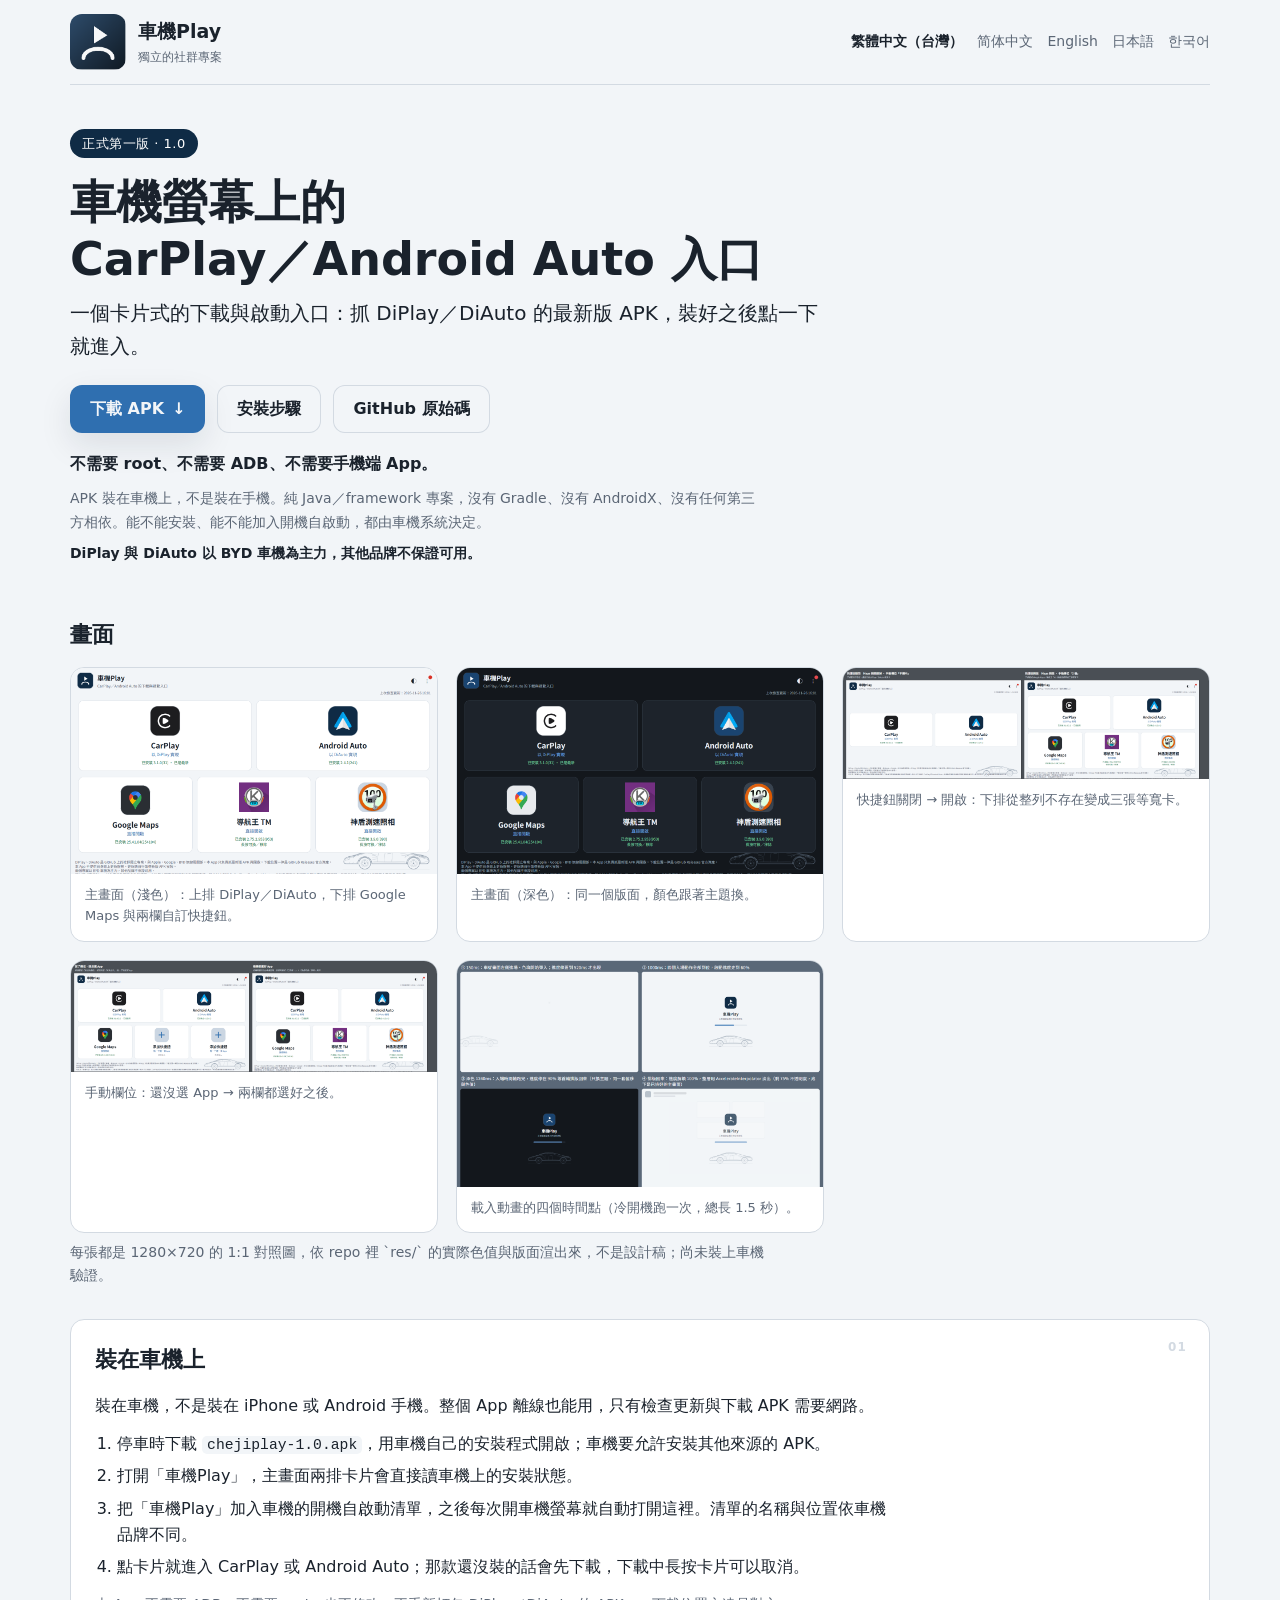
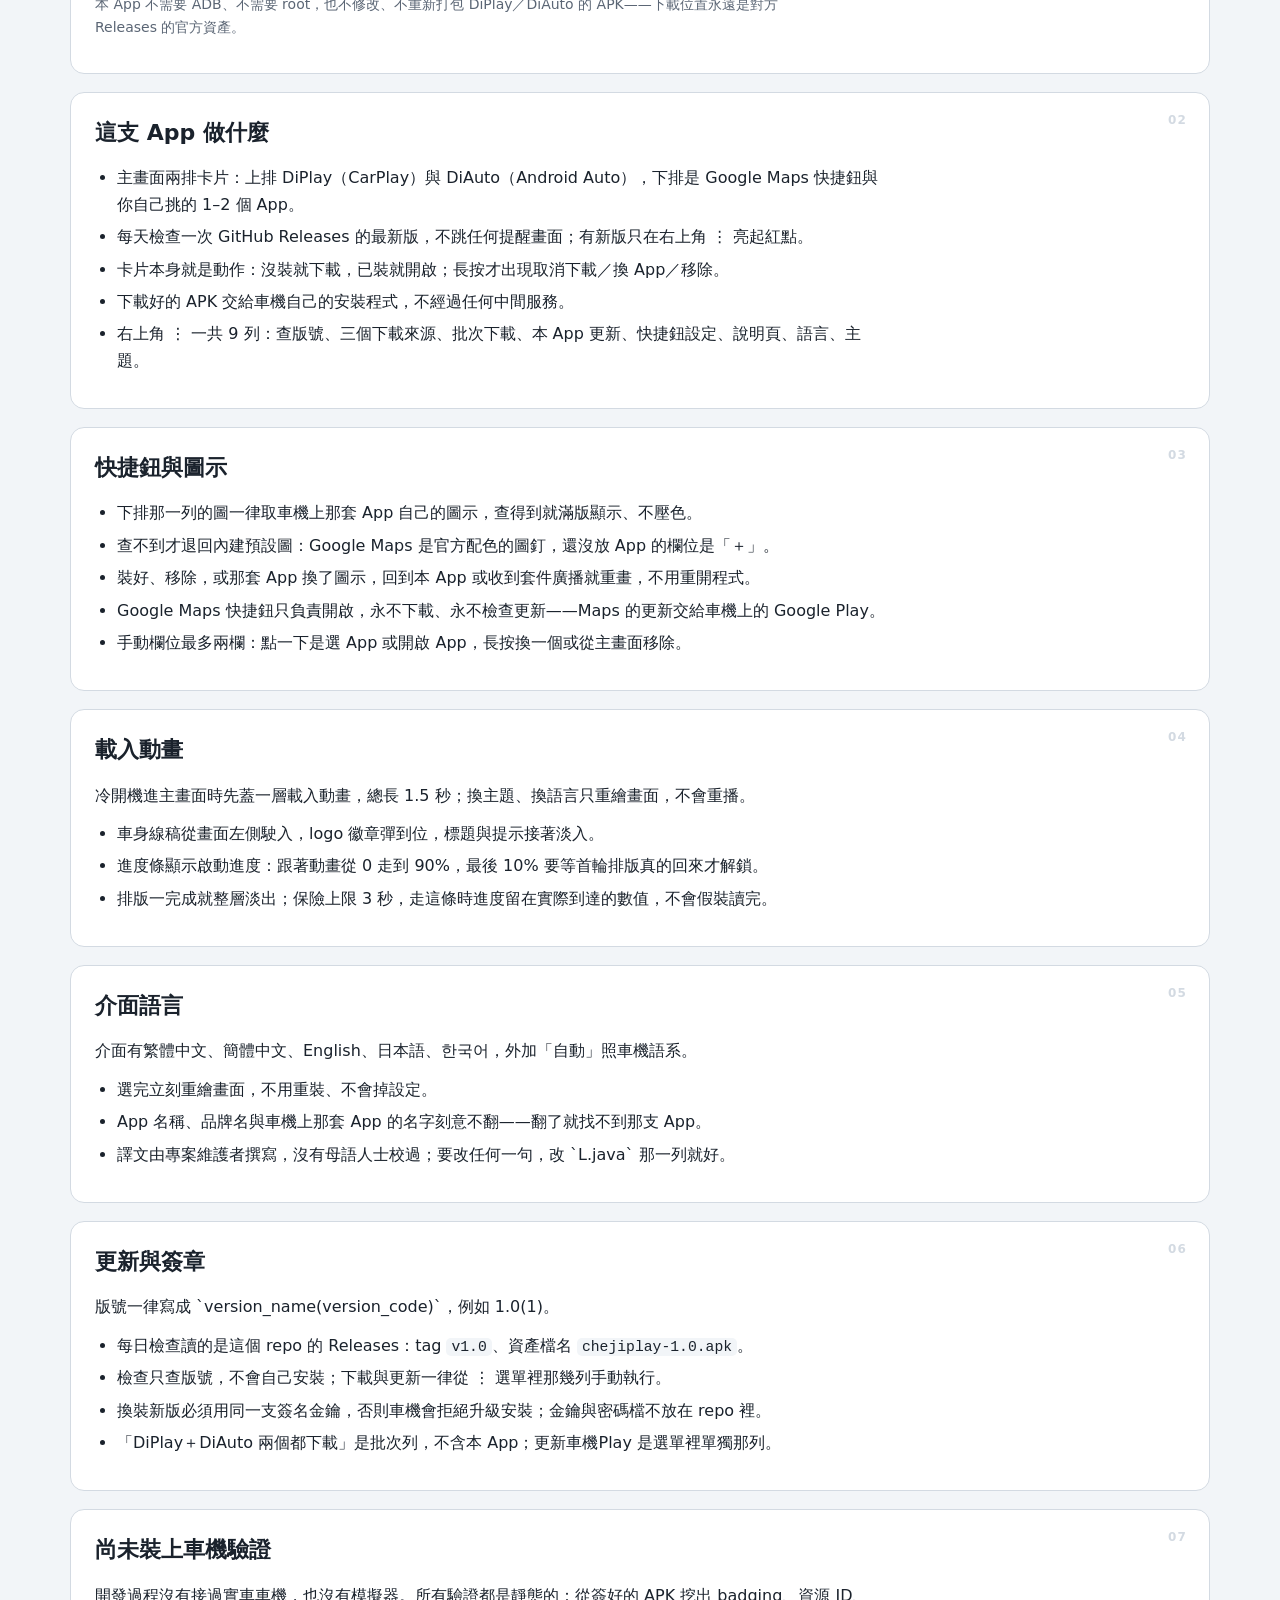
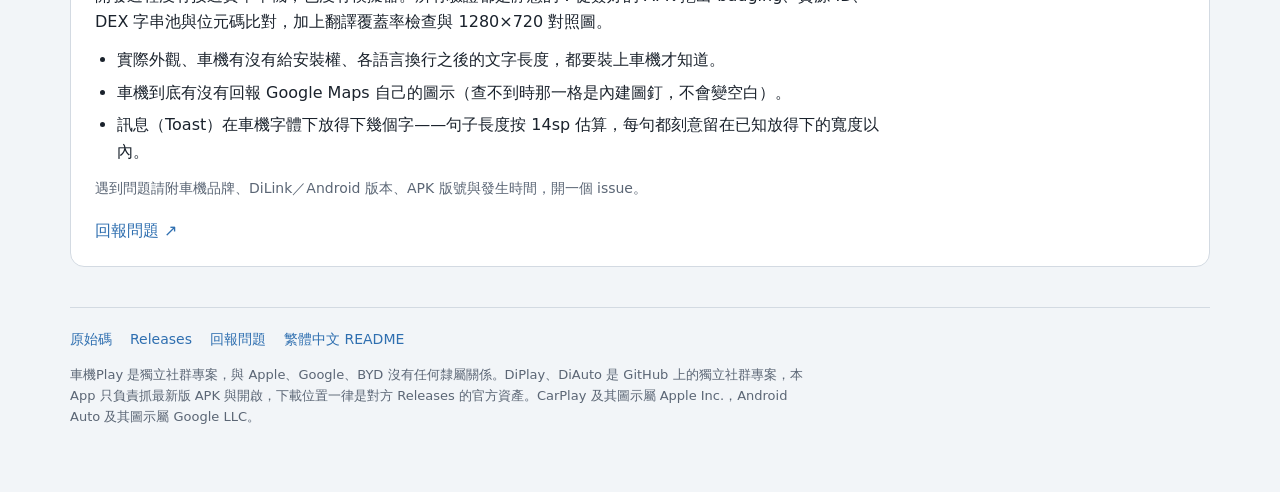
<file: docs/index.html>
<!doctype html>
<html lang="zh-Hant" dir="auto"><head><meta charset="utf-8">
<meta name="viewport" content="width=device-width,initial-scale=1">
<title>車機Play · CarPlay／Android Auto 的下載與啟動入口</title>
<meta name="description" content="把 DiPlay（CarPlay）與 DiAuto（Android Auto）的最新版 APK 抓進車機，點卡片就開啟；還能掛 Google Maps 與你自己挑的快捷鈕。獨立社群專案，與 Apple、Google、BYD 無隸屬關係。">
<meta name="theme-color" content="#0F2B45">
<link rel="icon" href="./icon.png">
<link rel="stylesheet" href="./assets/site.css">
<link rel="canonical" href="https://jin850921.github.io/chejiplay/">
<link rel="alternate" hreflang="zh-Hant" href="https://jin850921.github.io/chejiplay/"><link rel="alternate" hreflang="zh-Hans" href="https://jin850921.github.io/chejiplay/zh-Hans/"><link rel="alternate" hreflang="en" href="https://jin850921.github.io/chejiplay/en/"><link rel="alternate" hreflang="ja" href="https://jin850921.github.io/chejiplay/ja/"><link rel="alternate" hreflang="ko" href="https://jin850921.github.io/chejiplay/ko/">
<meta property="og:type" content="website">
<meta property="og:title" content="車機Play · CarPlay／Android Auto 的下載與啟動入口">
<meta property="og:description" content="把 DiPlay（CarPlay）與 DiAuto（Android Auto）的最新版 APK 抓進車機，點卡片就開啟；還能掛 Google Maps 與你自己挑的快捷鈕。獨立社群專案，與 Apple、Google、BYD 無隸屬關係。">
<meta property="og:url" content="https://jin850921.github.io/chejiplay/">
<meta property="og:image" content="https://jin850921.github.io/chejiplay/screenshots/01_主畫面_淺色.png">
<meta name="twitter:card" content="summary_large_image">
</head><body><main>
<header>
<a class="brand" href="./"><img src="./icon.png" width="56" height="56" alt="">
<span><strong>車機Play</strong><small>獨立的社群專案</small></span></a>
<nav class="languages" aria-label="Language"><a href="./" lang="zh-Hant" hreflang="zh-Hant" aria-current="page">繁體中文（台灣）</a><a href="./zh-Hans/" lang="zh-Hans" hreflang="zh-Hans">简体中文</a><a href="./en/" lang="en" hreflang="en">English</a><a href="./ja/" lang="ja" hreflang="ja">日本語</a><a href="./ko/" lang="ko" hreflang="ko">한국어</a></nav>
</header>
<section class="hero">
<span class="badge">正式第一版 · <bdi>1.0</bdi></span>
<h1>車機螢幕上的<br>CarPlay／Android Auto 入口</h1>
<p class="intro">一個卡片式的下載與啟動入口：抓 DiPlay／DiAuto 的最新版 APK，裝好之後點一下就進入。</p>
<div class="actions">
<a class="button" href="https://github.com/jin850921/chejiplay/releases/download/v1.0/chejiplay-1.0.apk">下載 APK <span aria-hidden="true">↓</span></a>
<a class="button secondary" href="#s0">安裝步驟</a>
<a class="button secondary" href="https://github.com/jin850921/chejiplay">GitHub 原始碼</a>
</div>
<p class="promise">不需要 root、不需要 ADB、不需要手機端 App。</p>
<p class="note">APK 裝在車機上，不是裝在手機。純 Java／framework 專案，沒有 Gradle、沒有 AndroidX、沒有任何第三方相依。能不能安裝、能不能加入開機自啟動，都由車機系統決定。</p>
<p class="note scope"><strong>DiPlay 與 DiAuto 以 BYD 車機為主力，其他品牌不保證可用。</strong></p>
</section>
<section class="gallery"><h2>畫面</h2>
<div class="screens"><figure>
<a href="./screenshots/01_%E4%B8%BB%E7%95%AB%E9%9D%A2_%E6%B7%BA%E8%89%B2.png"><img src="./screenshots/01_%E4%B8%BB%E7%95%AB%E9%9D%A2_%E6%B7%BA%E8%89%B2.png"
width="1280" height="720" loading="lazy" alt="主畫面（淺色）：上排 DiPlay／DiAuto，下排 Google Maps 與兩欄自訂快捷鈕。"></a>
<figcaption>主畫面（淺色）：上排 DiPlay／DiAuto，下排 Google Maps 與兩欄自訂快捷鈕。</figcaption></figure><figure>
<a href="./screenshots/02_%E4%B8%BB%E7%95%AB%E9%9D%A2_%E6%B7%B1%E8%89%B2.png"><img src="./screenshots/02_%E4%B8%BB%E7%95%AB%E9%9D%A2_%E6%B7%B1%E8%89%B2.png"
width="1280" height="720" loading="lazy" alt="主畫面（深色）：同一個版面，顏色跟著主題換。"></a>
<figcaption>主畫面（深色）：同一個版面，顏色跟著主題換。</figcaption></figure><figure>
<a href="./screenshots/07_%E4%B8%BB%E7%95%AB%E9%9D%A2%E5%BF%AB%E6%8D%B7%E9%88%95%E5%89%8D%E5%BE%8C%E5%B0%8D%E6%AF%94.png"><img src="./screenshots/07_%E4%B8%BB%E7%95%AB%E9%9D%A2%E5%BF%AB%E6%8D%B7%E9%88%95%E5%89%8D%E5%BE%8C%E5%B0%8D%E6%AF%94.png"
width="2680" height="812" loading="lazy" alt="快捷鈕關閉 → 開啟：下排從整列不存在變成三張等寬卡。"></a>
<figcaption>快捷鈕關閉 → 開啟：下排從整列不存在變成三張等寬卡。</figcaption></figure><figure>
<a href="./screenshots/09_%E6%89%8B%E5%8B%95%E6%AC%84%E4%BD%8D_%E6%9C%AA%E6%94%BE%E8%88%87%E5%B7%B2%E6%94%BE%E5%B0%8D%E6%AF%94.png"><img src="./screenshots/09_%E6%89%8B%E5%8B%95%E6%AC%84%E4%BD%8D_%E6%9C%AA%E6%94%BE%E8%88%87%E5%B7%B2%E6%94%BE%E5%B0%8D%E6%AF%94.png"
width="2680" height="812" loading="lazy" alt="手動欄位：還沒選 App → 兩欄都選好之後。"></a>
<figcaption>手動欄位：還沒選 App → 兩欄都選好之後。</figcaption></figure><figure>
<a href="./screenshots/06_%E8%BC%89%E5%85%A5%E5%8B%95%E7%95%AB.png"><img src="./screenshots/06_%E8%BC%89%E5%85%A5%E5%8B%95%E7%95%AB.png"
width="1316" height="812" loading="lazy" alt="載入動畫的四個時間點（冷開機跑一次，總長 1.5 秒）。"></a>
<figcaption>載入動畫的四個時間點（冷開機跑一次，總長 1.5 秒）。</figcaption></figure></div>
<p class="note">每張都是 1280×720 的 1:1 對照圖，依 repo 裡 `res/` 的實際色值與版面渲出來，不是設計稿；尚未裝上車機驗證。</p></section>
<section class="card" id="s0" style="scroll-margin-top:12px">
<span class="eyebrow">01</span>
<h2>裝在車機上</h2>
<p>裝在車機，不是裝在 iPhone 或 Android 手機。整個 App 離線也能用，只有檢查更新與下載 APK 需要網路。</p>
<ol><li>停車時下載 <code>chejiplay-1.0.apk</code>，用車機自己的安裝程式開啟；車機要允許安裝其他來源的 APK。</li><li>打開「車機Play」，主畫面兩排卡片會直接讀車機上的安裝狀態。</li><li>把「車機Play」加入車機的開機自啟動清單，之後每次開車機螢幕就自動打開這裡。清單的名稱與位置依車機品牌不同。</li><li>點卡片就進入 CarPlay 或 Android Auto；那款還沒裝的話會先下載，下載中長按卡片可以取消。</li></ol><p class="note">本 App 不需要 ADB、不需要 root，也不修改、不重新打包 DiPlay／DiAuto 的 APK——下載位置永遠是對方 Releases 的官方資產。</p>
</section><section class="card" id="s1">
<span class="eyebrow">02</span>
<h2>這支 App 做什麼</h2>

<ul><li>主畫面兩排卡片：上排 DiPlay（CarPlay）與 DiAuto（Android Auto），下排是 Google Maps 快捷鈕與你自己挑的 1–2 個 App。</li><li>每天檢查一次 GitHub Releases 的最新版，不跳任何提醒畫面；有新版只在右上角 ⋮ 亮起紅點。</li><li>卡片本身就是動作：沒裝就下載，已裝就開啟；長按才出現取消下載／換 App／移除。</li><li>下載好的 APK 交給車機自己的安裝程式，不經過任何中間服務。</li><li>右上角 ⋮ 一共 9 列：查版號、三個下載來源、批次下載、本 App 更新、快捷鈕設定、說明頁、語言、主題。</li></ul>
</section><section class="card" id="s2">
<span class="eyebrow">03</span>
<h2>快捷鈕與圖示</h2>

<ul><li>下排那一列的圖一律取車機上那套 App 自己的圖示，查得到就滿版顯示、不壓色。</li><li>查不到才退回內建預設圖：Google Maps 是官方配色的圖釘，還沒放 App 的欄位是「＋」。</li><li>裝好、移除，或那套 App 換了圖示，回到本 App 或收到套件廣播就重畫，不用重開程式。</li><li>Google Maps 快捷鈕只負責開啟，永不下載、永不檢查更新——Maps 的更新交給車機上的 Google Play。</li><li>手動欄位最多兩欄：點一下是選 App 或開啟 App，長按換一個或從主畫面移除。</li></ul>
</section><section class="card" id="s3">
<span class="eyebrow">04</span>
<h2>載入動畫</h2>
<p>冷開機進主畫面時先蓋一層載入動畫，總長 1.5 秒；換主題、換語言只重繪畫面，不會重播。</p>
<ul><li>車身線稿從畫面左側駛入，logo 徽章彈到位，標題與提示接著淡入。</li><li>進度條顯示啟動進度：跟著動畫從 0 走到 90%，最後 10% 要等首輪排版真的回來才解鎖。</li><li>排版一完成就整層淡出；保險上限 3 秒，走這條時進度留在實際到達的數值，不會假裝讀完。</li></ul>
</section><section class="card" id="s4">
<span class="eyebrow">05</span>
<h2>介面語言</h2>
<p>介面有繁體中文、簡體中文、English、日本語、한국어，外加「自動」照車機語系。</p>
<ul><li>選完立刻重繪畫面，不用重裝、不會掉設定。</li><li>App 名稱、品牌名與車機上那套 App 的名字刻意不翻——翻了就找不到那支 App。</li><li>譯文由專案維護者撰寫，沒有母語人士校過；要改任何一句，改 `L.java` 那一列就好。</li></ul>
</section><section class="card" id="s5">
<span class="eyebrow">06</span>
<h2>更新與簽章</h2>
<p>版號一律寫成 `version_name(version_code)`，例如 <bdi>1.0(1)</bdi>。</p>
<ul><li>每日檢查讀的是這個 repo 的 Releases：tag <code>v1.0</code>、資產檔名 <code>chejiplay-1.0.apk</code>。</li><li>檢查只查版號，不會自己安裝；下載與更新一律從 ⋮ 選單裡那幾列手動執行。</li><li>換裝新版必須用同一支簽名金鑰，否則車機會拒絕升級安裝；金鑰與密碼檔不放在 repo 裡。</li><li>「DiPlay＋DiAuto 兩個都下載」是批次列，不含本 App；更新車機Play 是選單裡單獨那列。</li></ul>
</section><section class="card" id="s6">
<span class="eyebrow">07</span>
<h2>尚未裝上車機驗證</h2>
<p>開發過程沒有接過實車車機，也沒有模擬器。所有驗證都是靜態的：從簽好的 APK 挖出 badging、資源 ID、DEX 字串池與位元碼比對，加上翻譯覆蓋率檢查與 1280×720 對照圖。</p>
<ul><li>實際外觀、車機有沒有給安裝權、各語言換行之後的文字長度，都要裝上車機才知道。</li><li>車機到底有沒有回報 Google Maps 自己的圖示（查不到時那一格是內建圖釘，不會變空白）。</li><li>訊息（Toast）在車機字體下放得下幾個字——句子長度按 14sp 估算，每句都刻意留在已知放得下的寬度以內。</li></ul><p class="note">遇到問題請附車機品牌、DiLink／Android 版本、APK 版號與發生時間，開一個 issue。</p>
<a href="https://github.com/jin850921/chejiplay/issues/new/choose" target="_blank" rel="noopener">回報問題 ↗</a></section>
<footer><nav><a href="https://github.com/jin850921/chejiplay">原始碼</a><a href="https://github.com/jin850921/chejiplay/releases">Releases</a><a href="https://github.com/jin850921/chejiplay/issues">回報問題</a><a href="https://github.com/jin850921/chejiplay/blob/main/README.md">繁體中文 README</a></nav><p>車機Play 是獨立社群專案，與 Apple、Google、BYD 沒有任何隸屬關係。DiPlay、DiAuto 是 GitHub 上的獨立社群專案，本 App 只負責抓最新版 APK 與開啟，下載位置一律是對方 Releases 的官方資產。CarPlay 及其圖示屬 Apple Inc.，Android Auto 及其圖示屬 Google LLC。</p></footer>
</main></body></html>
</file>
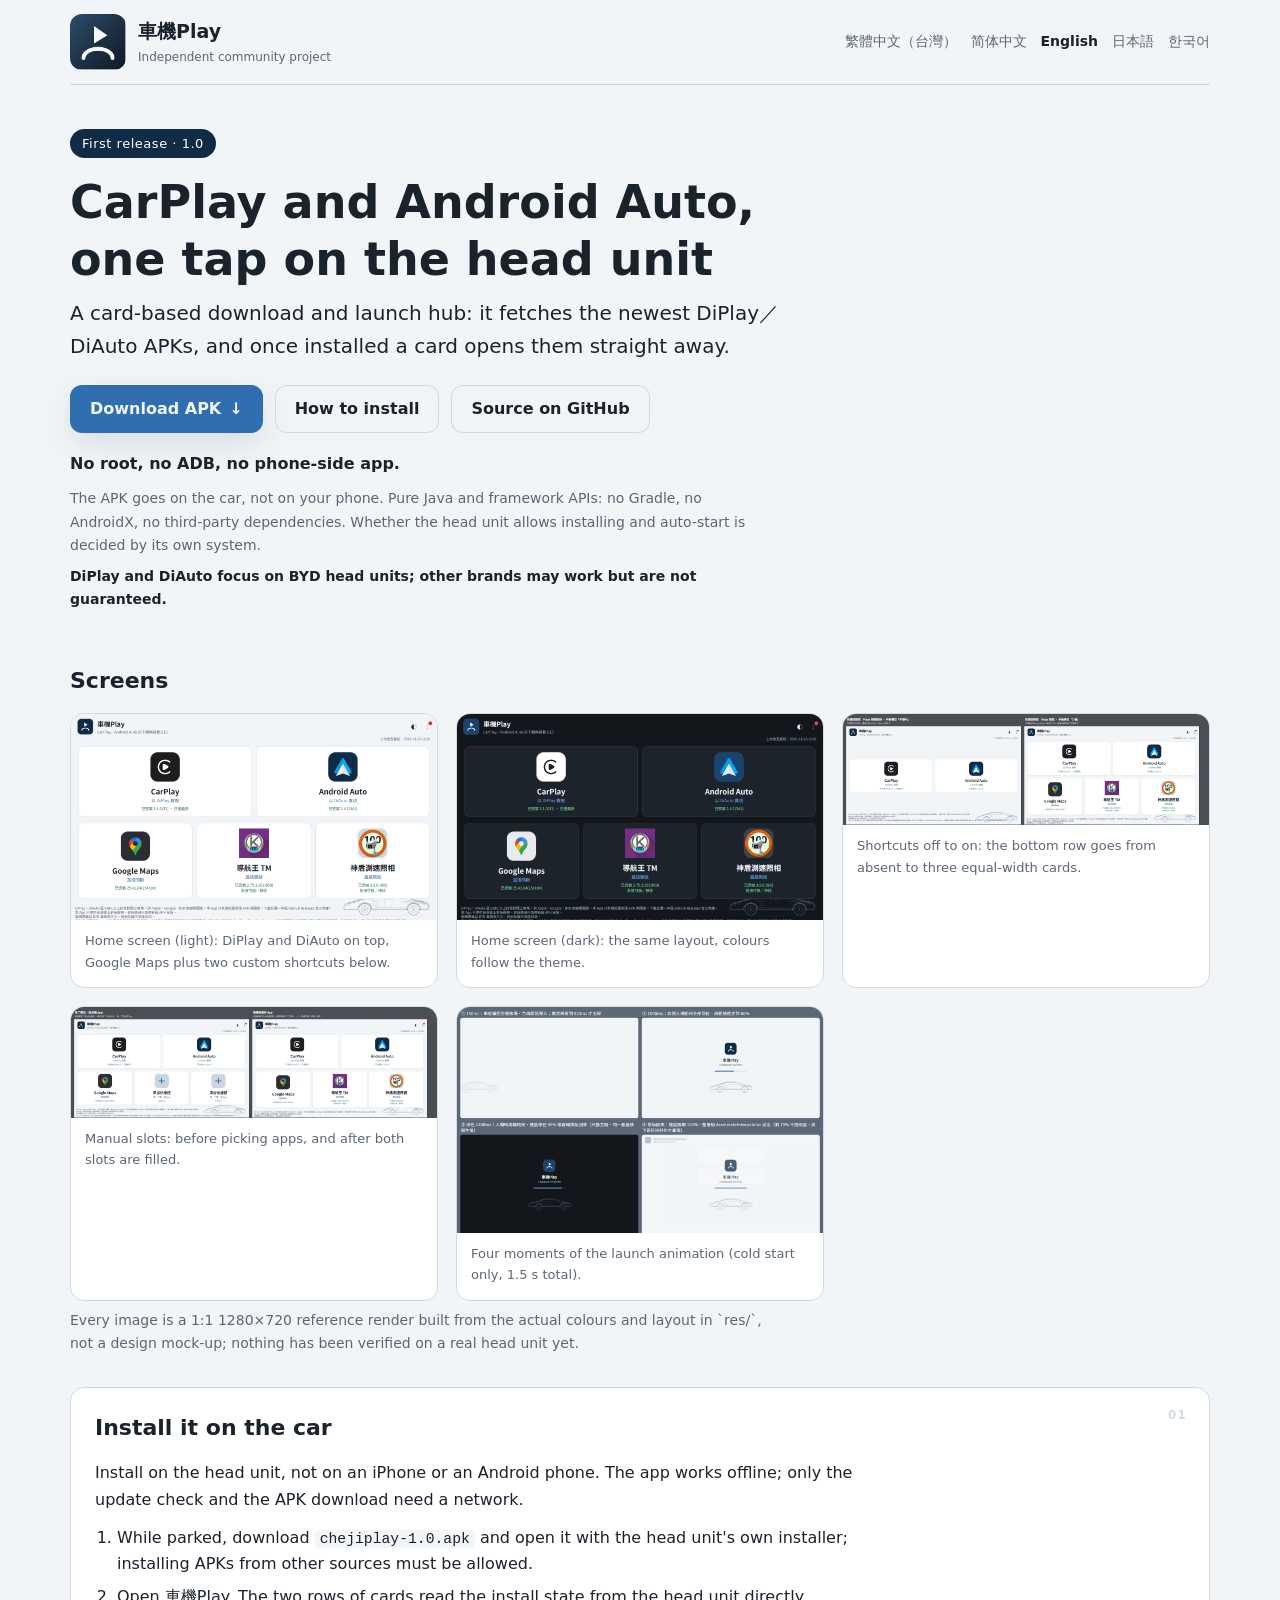
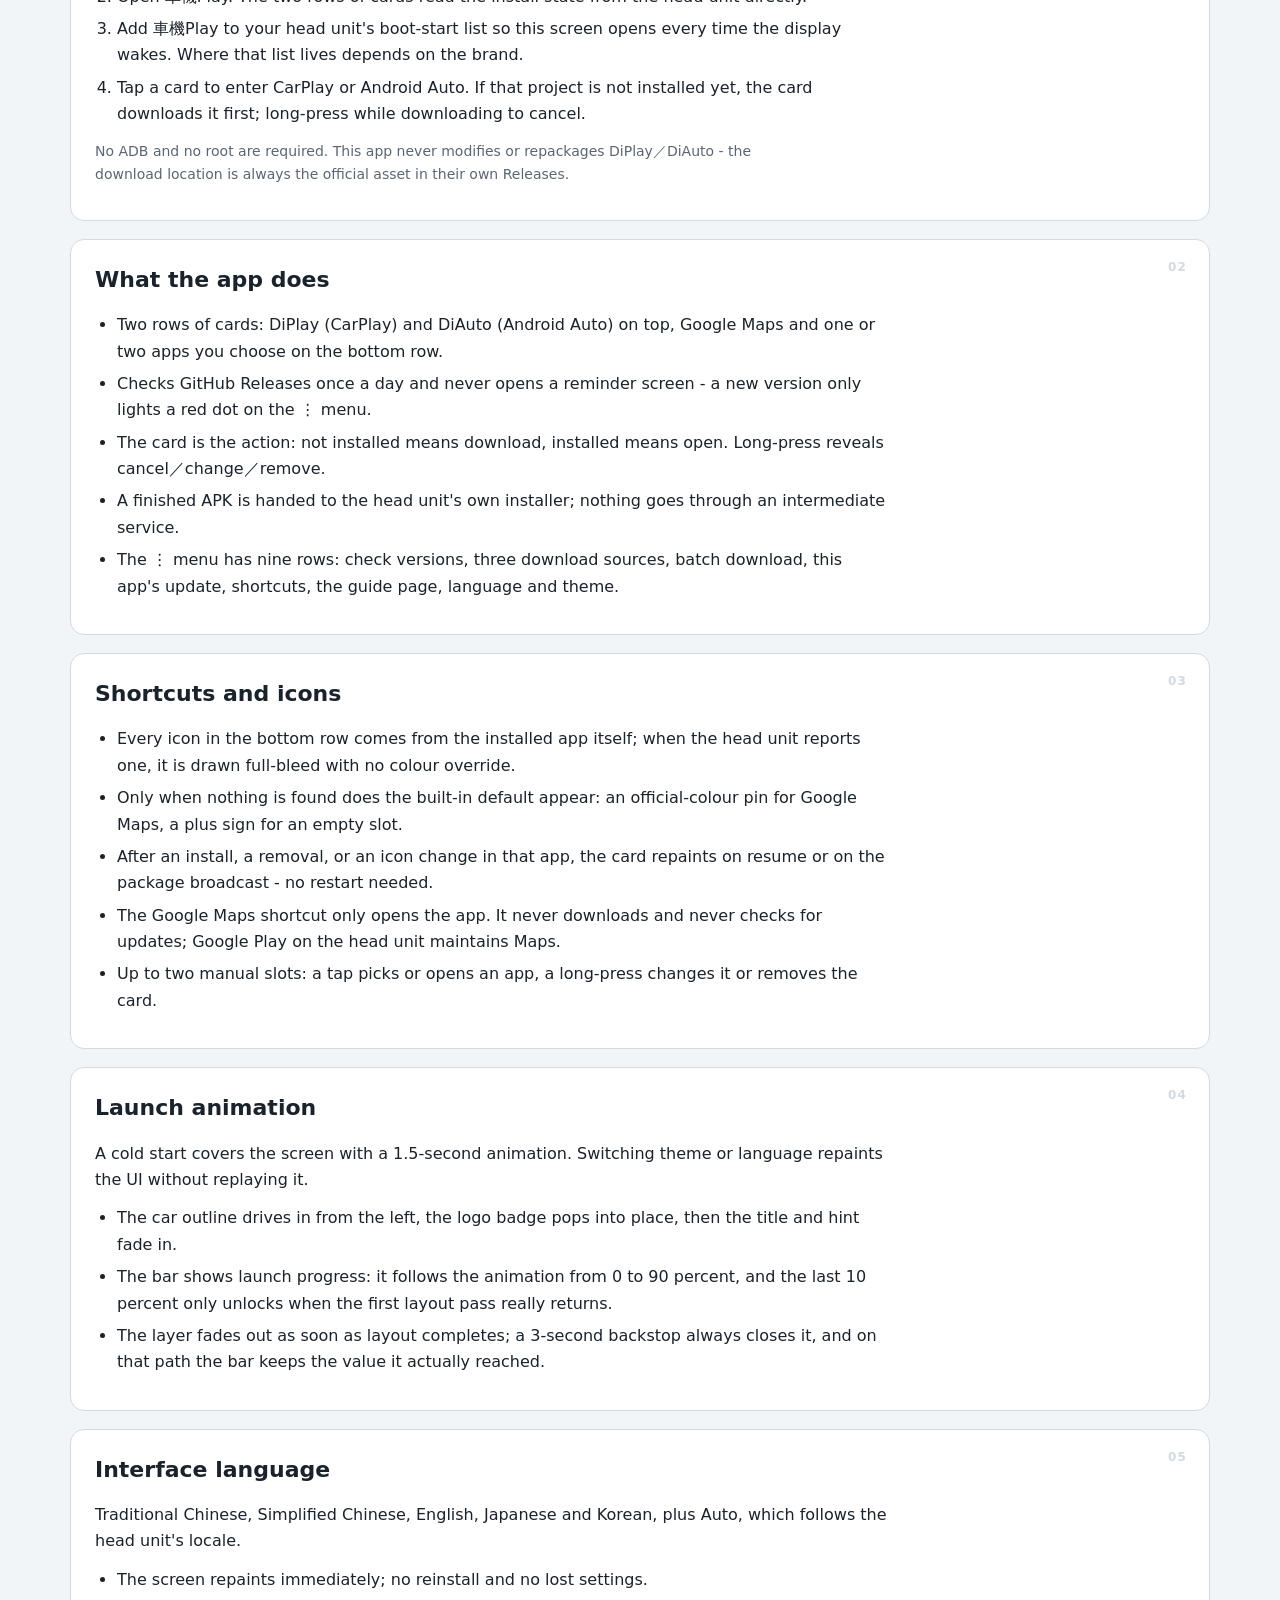
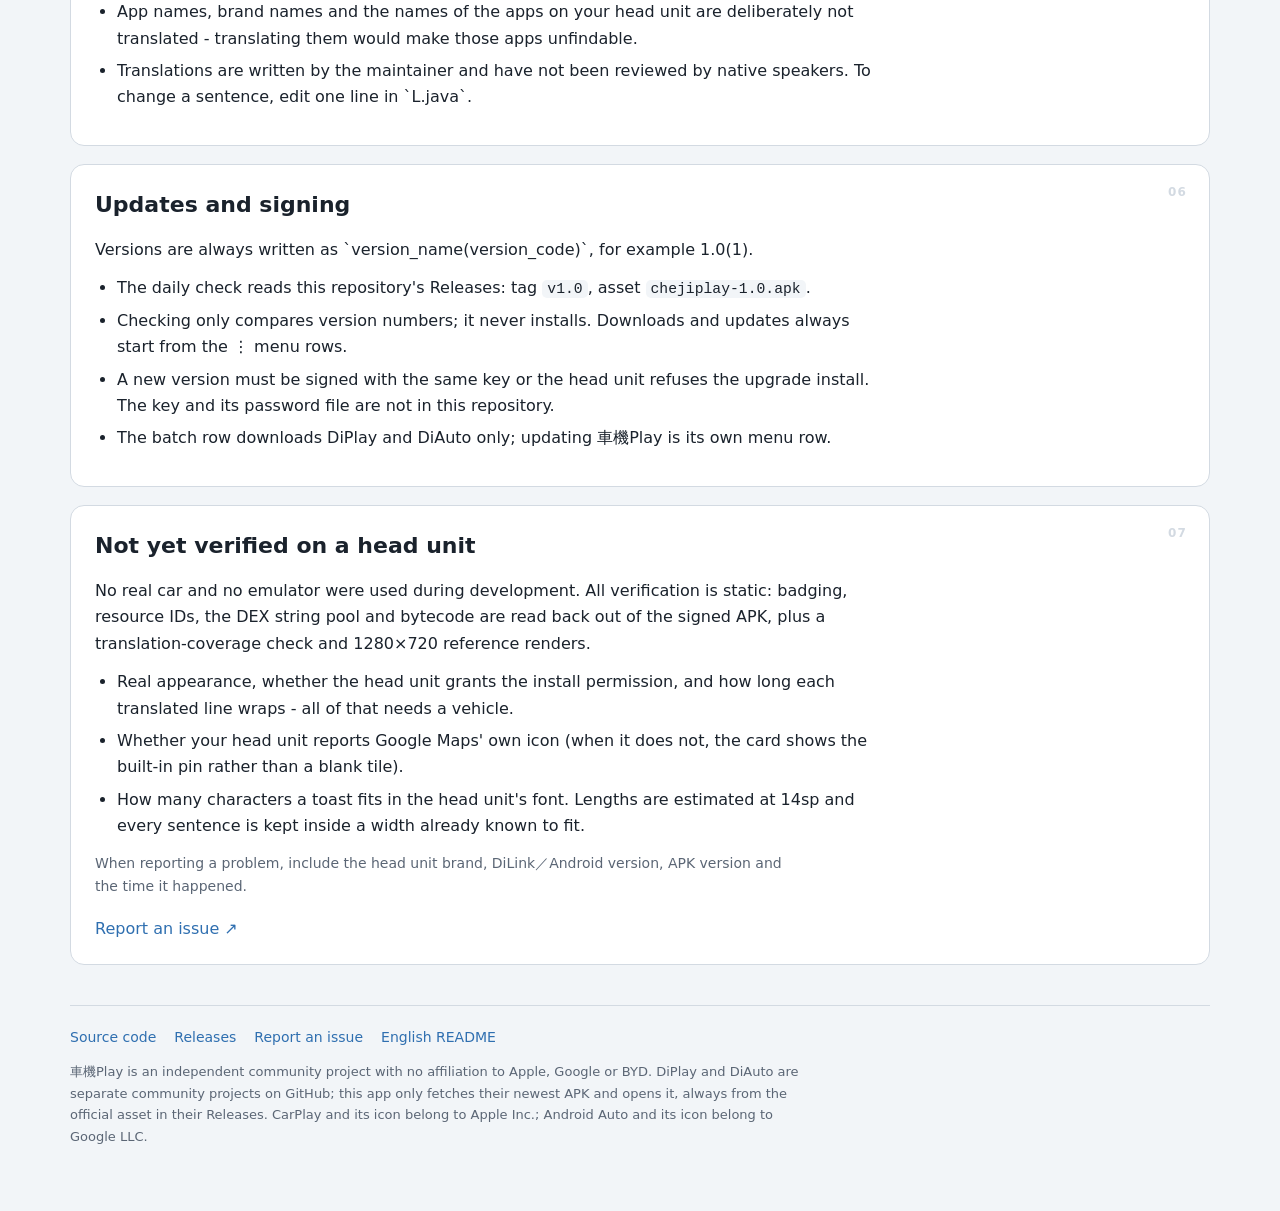
<file: docs/en/index.html>
<!doctype html>
<html lang="en" dir="ltr"><head><meta charset="utf-8">
<meta name="viewport" content="width=device-width,initial-scale=1">
<title>車機Play · CarPlay and Android Auto download and launch hub</title>
<meta name="description" content="Fetches the latest DiPlay (CarPlay) and DiAuto (Android Auto) APKs onto your Android head unit and opens them with one tap, and can pin Google Maps plus up to two apps you choose. Independent community project, not affiliated with Apple, Google or BYD.">
<meta name="theme-color" content="#0F2B45">
<link rel="icon" href="../icon.png">
<link rel="stylesheet" href="../assets/site.css">
<link rel="canonical" href="https://jin850921.github.io/chejiplay/en/">
<link rel="alternate" hreflang="zh-Hant" href="https://jin850921.github.io/chejiplay/"><link rel="alternate" hreflang="zh-Hans" href="https://jin850921.github.io/chejiplay/zh-Hans/"><link rel="alternate" hreflang="en" href="https://jin850921.github.io/chejiplay/en/"><link rel="alternate" hreflang="ja" href="https://jin850921.github.io/chejiplay/ja/"><link rel="alternate" hreflang="ko" href="https://jin850921.github.io/chejiplay/ko/">
<meta property="og:type" content="website">
<meta property="og:title" content="車機Play · CarPlay and Android Auto download and launch hub">
<meta property="og:description" content="Fetches the latest DiPlay (CarPlay) and DiAuto (Android Auto) APKs onto your Android head unit and opens them with one tap, and can pin Google Maps plus up to two apps you choose. Independent community project, not affiliated with Apple, Google or BYD.">
<meta property="og:url" content="https://jin850921.github.io/chejiplay/en/">
<meta property="og:image" content="https://jin850921.github.io/chejiplay/screenshots/01_主畫面_淺色.png">
<meta name="twitter:card" content="summary_large_image">
</head><body><main>
<header>
<a class="brand" href="../"><img src="../icon.png" width="56" height="56" alt="">
<span><strong>車機Play</strong><small>Independent community project</small></span></a>
<nav class="languages" aria-label="Language"><a href="../" lang="zh-Hant" hreflang="zh-Hant">繁體中文（台灣）</a><a href="../zh-Hans/" lang="zh-Hans" hreflang="zh-Hans">简体中文</a><a href="../en/" lang="en" hreflang="en" aria-current="page">English</a><a href="../ja/" lang="ja" hreflang="ja">日本語</a><a href="../ko/" lang="ko" hreflang="ko">한국어</a></nav>
</header>
<section class="hero">
<span class="badge">First release · <bdi>1.0</bdi></span>
<h1>CarPlay and Android Auto,<br>one tap on the head unit</h1>
<p class="intro">A card-based download and launch hub: it fetches the newest DiPlay／DiAuto APKs, and once installed a card opens them straight away.</p>
<div class="actions">
<a class="button" href="https://github.com/jin850921/chejiplay/releases/download/v1.0/chejiplay-1.0.apk">Download APK <span aria-hidden="true">↓</span></a>
<a class="button secondary" href="#s0">How to install</a>
<a class="button secondary" href="https://github.com/jin850921/chejiplay">Source on GitHub</a>
</div>
<p class="promise">No root, no ADB, no phone-side app.</p>
<p class="note">The APK goes on the car, not on your phone. Pure Java and framework APIs: no Gradle, no AndroidX, no third-party dependencies. Whether the head unit allows installing and auto-start is decided by its own system.</p>
<p class="note scope"><strong>DiPlay and DiAuto focus on BYD head units; other brands may work but are not guaranteed.</strong></p>
</section>
<section class="gallery"><h2>Screens</h2>
<div class="screens"><figure>
<a href="../screenshots/01_%E4%B8%BB%E7%95%AB%E9%9D%A2_%E6%B7%BA%E8%89%B2.png"><img src="../screenshots/01_%E4%B8%BB%E7%95%AB%E9%9D%A2_%E6%B7%BA%E8%89%B2.png"
width="1280" height="720" loading="lazy" alt="Home screen (light): DiPlay and DiAuto on top, Google Maps plus two custom shortcuts below."></a>
<figcaption>Home screen (light): DiPlay and DiAuto on top, Google Maps plus two custom shortcuts below.</figcaption></figure><figure>
<a href="../screenshots/02_%E4%B8%BB%E7%95%AB%E9%9D%A2_%E6%B7%B1%E8%89%B2.png"><img src="../screenshots/02_%E4%B8%BB%E7%95%AB%E9%9D%A2_%E6%B7%B1%E8%89%B2.png"
width="1280" height="720" loading="lazy" alt="Home screen (dark): the same layout, colours follow the theme."></a>
<figcaption>Home screen (dark): the same layout, colours follow the theme.</figcaption></figure><figure>
<a href="../screenshots/07_%E4%B8%BB%E7%95%AB%E9%9D%A2%E5%BF%AB%E6%8D%B7%E9%88%95%E5%89%8D%E5%BE%8C%E5%B0%8D%E6%AF%94.png"><img src="../screenshots/07_%E4%B8%BB%E7%95%AB%E9%9D%A2%E5%BF%AB%E6%8D%B7%E9%88%95%E5%89%8D%E5%BE%8C%E5%B0%8D%E6%AF%94.png"
width="2680" height="812" loading="lazy" alt="Shortcuts off to on: the bottom row goes from absent to three equal-width cards."></a>
<figcaption>Shortcuts off to on: the bottom row goes from absent to three equal-width cards.</figcaption></figure><figure>
<a href="../screenshots/09_%E6%89%8B%E5%8B%95%E6%AC%84%E4%BD%8D_%E6%9C%AA%E6%94%BE%E8%88%87%E5%B7%B2%E6%94%BE%E5%B0%8D%E6%AF%94.png"><img src="../screenshots/09_%E6%89%8B%E5%8B%95%E6%AC%84%E4%BD%8D_%E6%9C%AA%E6%94%BE%E8%88%87%E5%B7%B2%E6%94%BE%E5%B0%8D%E6%AF%94.png"
width="2680" height="812" loading="lazy" alt="Manual slots: before picking apps, and after both slots are filled."></a>
<figcaption>Manual slots: before picking apps, and after both slots are filled.</figcaption></figure><figure>
<a href="../screenshots/06_%E8%BC%89%E5%85%A5%E5%8B%95%E7%95%AB.png"><img src="../screenshots/06_%E8%BC%89%E5%85%A5%E5%8B%95%E7%95%AB.png"
width="1316" height="812" loading="lazy" alt="Four moments of the launch animation (cold start only, 1.5 s total)."></a>
<figcaption>Four moments of the launch animation (cold start only, 1.5 s total).</figcaption></figure></div>
<p class="note">Every image is a 1:1 1280×720 reference render built from the actual colours and layout in `res/`, not a design mock-up; nothing has been verified on a real head unit yet.</p></section>
<section class="card" id="s0" style="scroll-margin-top:12px">
<span class="eyebrow">01</span>
<h2>Install it on the car</h2>
<p>Install on the head unit, not on an iPhone or an Android phone. The app works offline; only the update check and the APK download need a network.</p>
<ol><li>While parked, download <code>chejiplay-1.0.apk</code> and open it with the head unit's own installer; installing APKs from other sources must be allowed.</li><li>Open 車機Play. The two rows of cards read the install state from the head unit directly.</li><li>Add 車機Play to your head unit's boot-start list so this screen opens every time the display wakes. Where that list lives depends on the brand.</li><li>Tap a card to enter CarPlay or Android Auto. If that project is not installed yet, the card downloads it first; long-press while downloading to cancel.</li></ol><p class="note">No ADB and no root are required. This app never modifies or repackages DiPlay／DiAuto - the download location is always the official asset in their own Releases.</p>
</section><section class="card" id="s1">
<span class="eyebrow">02</span>
<h2>What the app does</h2>

<ul><li>Two rows of cards: DiPlay (CarPlay) and DiAuto (Android Auto) on top, Google Maps and one or two apps you choose on the bottom row.</li><li>Checks GitHub Releases once a day and never opens a reminder screen - a new version only lights a red dot on the ⋮ menu.</li><li>The card is the action: not installed means download, installed means open. Long-press reveals cancel／change／remove.</li><li>A finished APK is handed to the head unit's own installer; nothing goes through an intermediate service.</li><li>The ⋮ menu has nine rows: check versions, three download sources, batch download, this app's update, shortcuts, the guide page, language and theme.</li></ul>
</section><section class="card" id="s2">
<span class="eyebrow">03</span>
<h2>Shortcuts and icons</h2>

<ul><li>Every icon in the bottom row comes from the installed app itself; when the head unit reports one, it is drawn full-bleed with no colour override.</li><li>Only when nothing is found does the built-in default appear: an official-colour pin for Google Maps, a plus sign for an empty slot.</li><li>After an install, a removal, or an icon change in that app, the card repaints on resume or on the package broadcast - no restart needed.</li><li>The Google Maps shortcut only opens the app. It never downloads and never checks for updates; Google Play on the head unit maintains Maps.</li><li>Up to two manual slots: a tap picks or opens an app, a long-press changes it or removes the card.</li></ul>
</section><section class="card" id="s3">
<span class="eyebrow">04</span>
<h2>Launch animation</h2>
<p>A cold start covers the screen with a 1.5-second animation. Switching theme or language repaints the UI without replaying it.</p>
<ul><li>The car outline drives in from the left, the logo badge pops into place, then the title and hint fade in.</li><li>The bar shows launch progress: it follows the animation from 0 to 90 percent, and the last 10 percent only unlocks when the first layout pass really returns.</li><li>The layer fades out as soon as layout completes; a 3-second backstop always closes it, and on that path the bar keeps the value it actually reached.</li></ul>
</section><section class="card" id="s4">
<span class="eyebrow">05</span>
<h2>Interface language</h2>
<p>Traditional Chinese, Simplified Chinese, English, Japanese and Korean, plus Auto, which follows the head unit's locale.</p>
<ul><li>The screen repaints immediately; no reinstall and no lost settings.</li><li>App names, brand names and the names of the apps on your head unit are deliberately not translated - translating them would make those apps unfindable.</li><li>Translations are written by the maintainer and have not been reviewed by native speakers. To change a sentence, edit one line in `L.java`.</li></ul>
</section><section class="card" id="s5">
<span class="eyebrow">06</span>
<h2>Updates and signing</h2>
<p>Versions are always written as `version_name(version_code)`, for example <bdi>1.0(1)</bdi>.</p>
<ul><li>The daily check reads this repository's Releases: tag <code>v1.0</code>, asset <code>chejiplay-1.0.apk</code>.</li><li>Checking only compares version numbers; it never installs. Downloads and updates always start from the ⋮ menu rows.</li><li>A new version must be signed with the same key or the head unit refuses the upgrade install. The key and its password file are not in this repository.</li><li>The batch row downloads DiPlay and DiAuto only; updating 車機Play is its own menu row.</li></ul>
</section><section class="card" id="s6">
<span class="eyebrow">07</span>
<h2>Not yet verified on a head unit</h2>
<p>No real car and no emulator were used during development. All verification is static: badging, resource IDs, the DEX string pool and bytecode are read back out of the signed APK, plus a translation-coverage check and 1280×720 reference renders.</p>
<ul><li>Real appearance, whether the head unit grants the install permission, and how long each translated line wraps - all of that needs a vehicle.</li><li>Whether your head unit reports Google Maps' own icon (when it does not, the card shows the built-in pin rather than a blank tile).</li><li>How many characters a toast fits in the head unit's font. Lengths are estimated at 14sp and every sentence is kept inside a width already known to fit.</li></ul><p class="note">When reporting a problem, include the head unit brand, DiLink／Android version, APK version and the time it happened.</p>
<a href="https://github.com/jin850921/chejiplay/issues/new/choose" target="_blank" rel="noopener">Report an issue ↗</a></section>
<footer><nav><a href="https://github.com/jin850921/chejiplay">Source code</a><a href="https://github.com/jin850921/chejiplay/releases">Releases</a><a href="https://github.com/jin850921/chejiplay/issues">Report an issue</a><a href="https://github.com/jin850921/chejiplay/blob/main/README.en.md">English README</a></nav><p>車機Play is an independent community project with no affiliation to Apple, Google or BYD. DiPlay and DiAuto are separate community projects on GitHub; this app only fetches their newest APK and opens it, always from the official asset in their Releases. CarPlay and its icon belong to Apple Inc.; Android Auto and its icon belong to Google LLC.</p></footer>
</main></body></html>
</file>
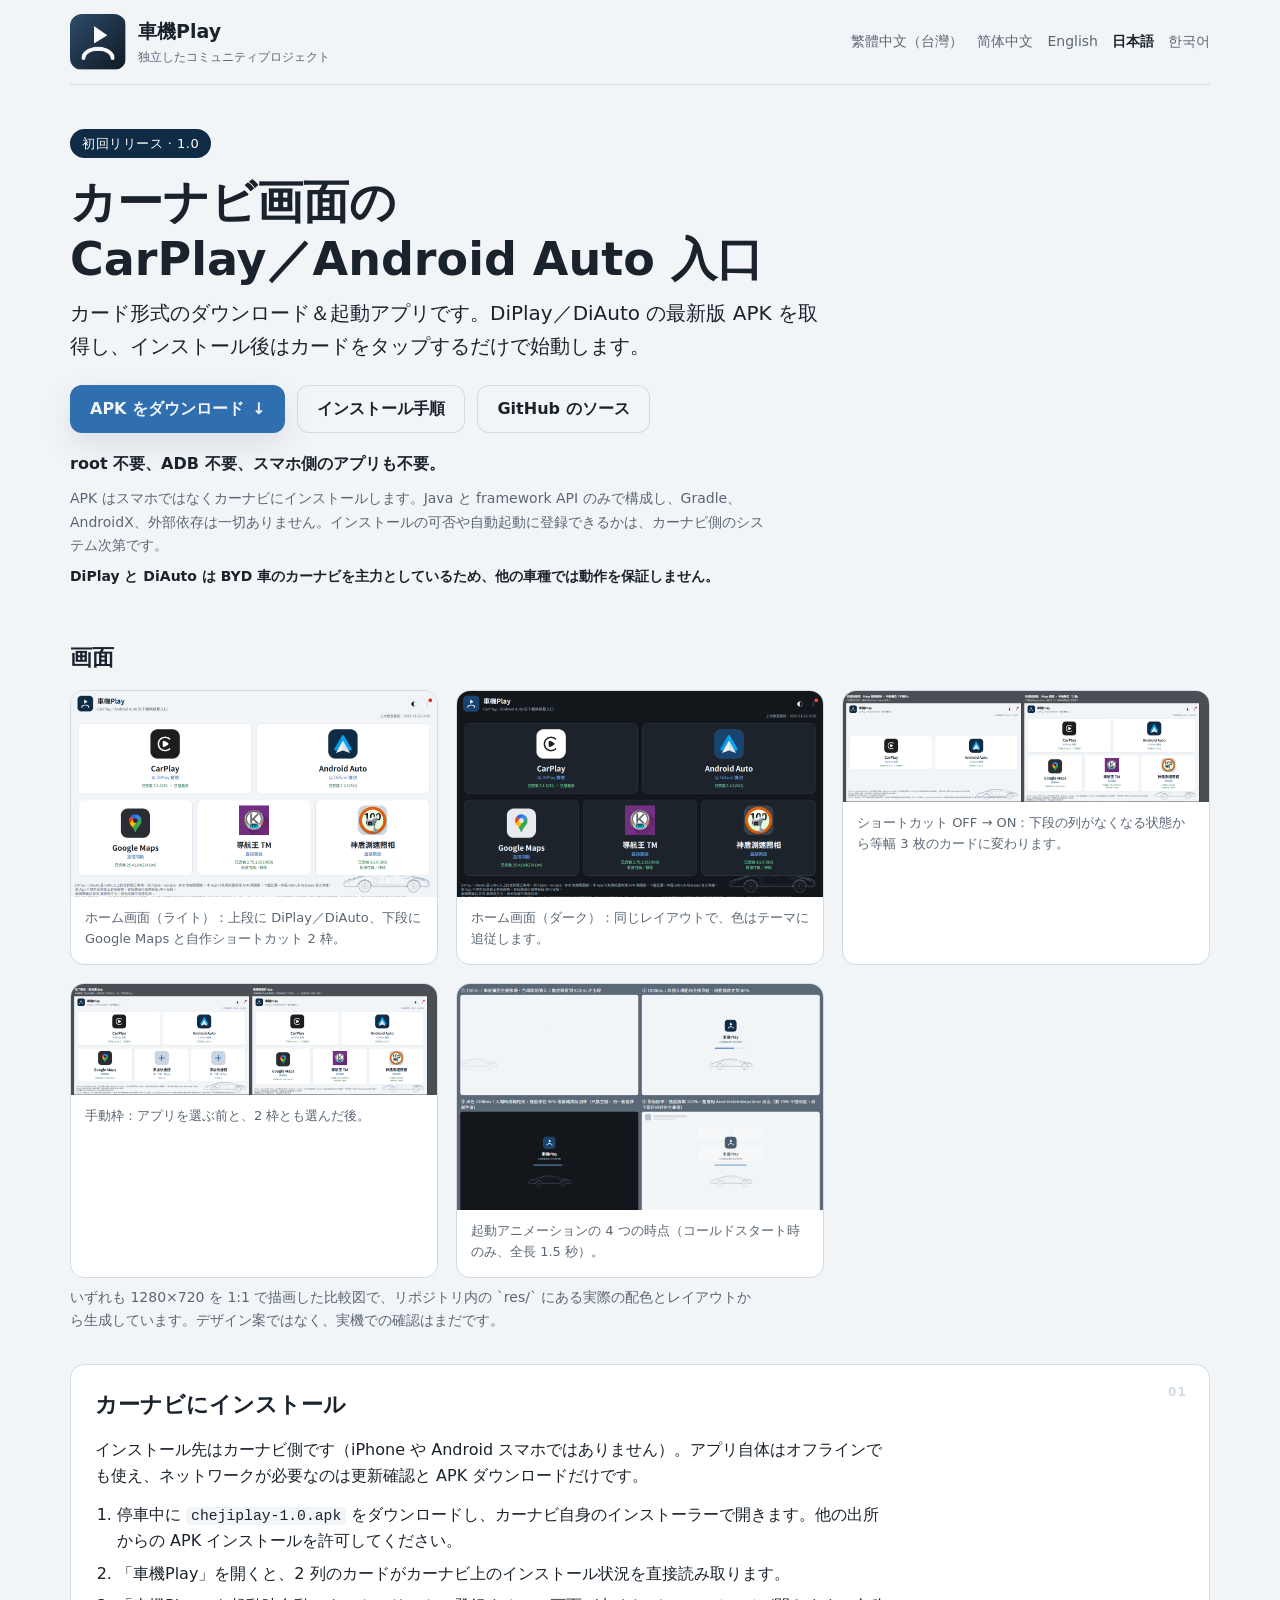
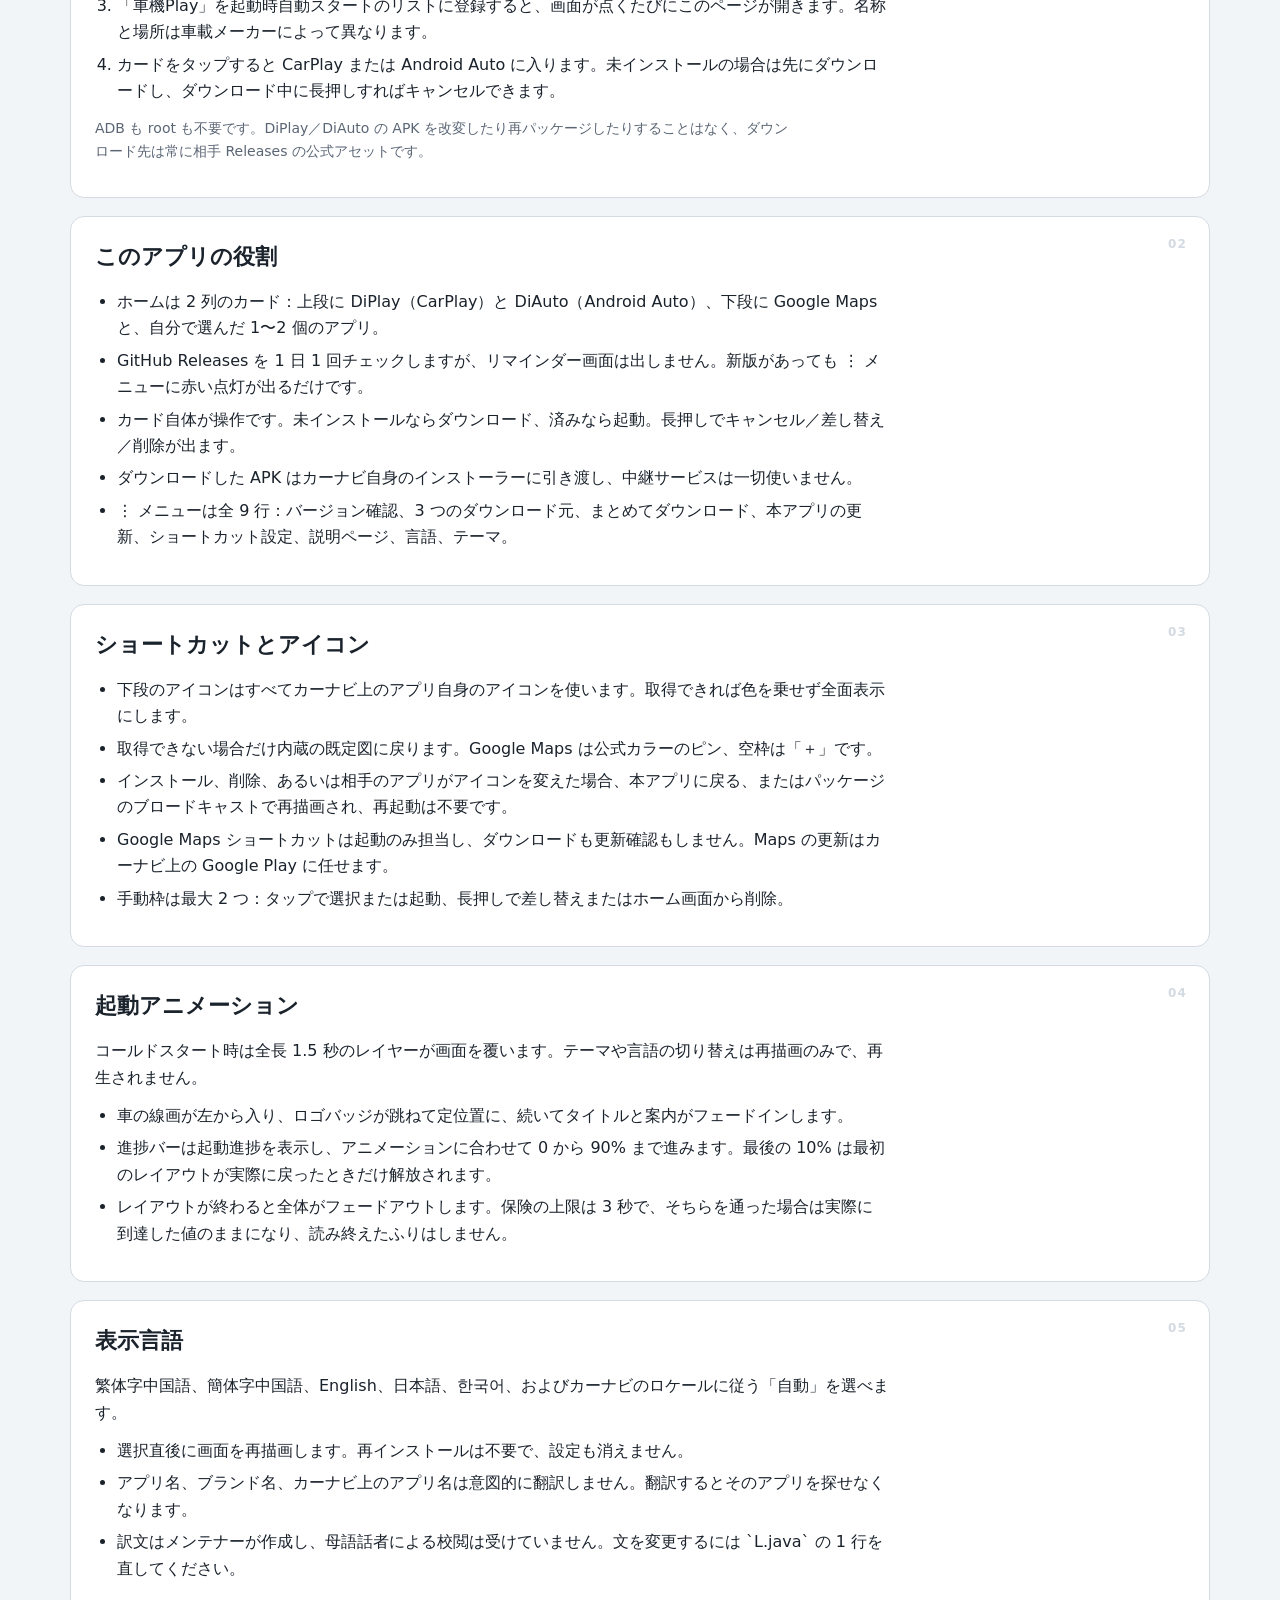
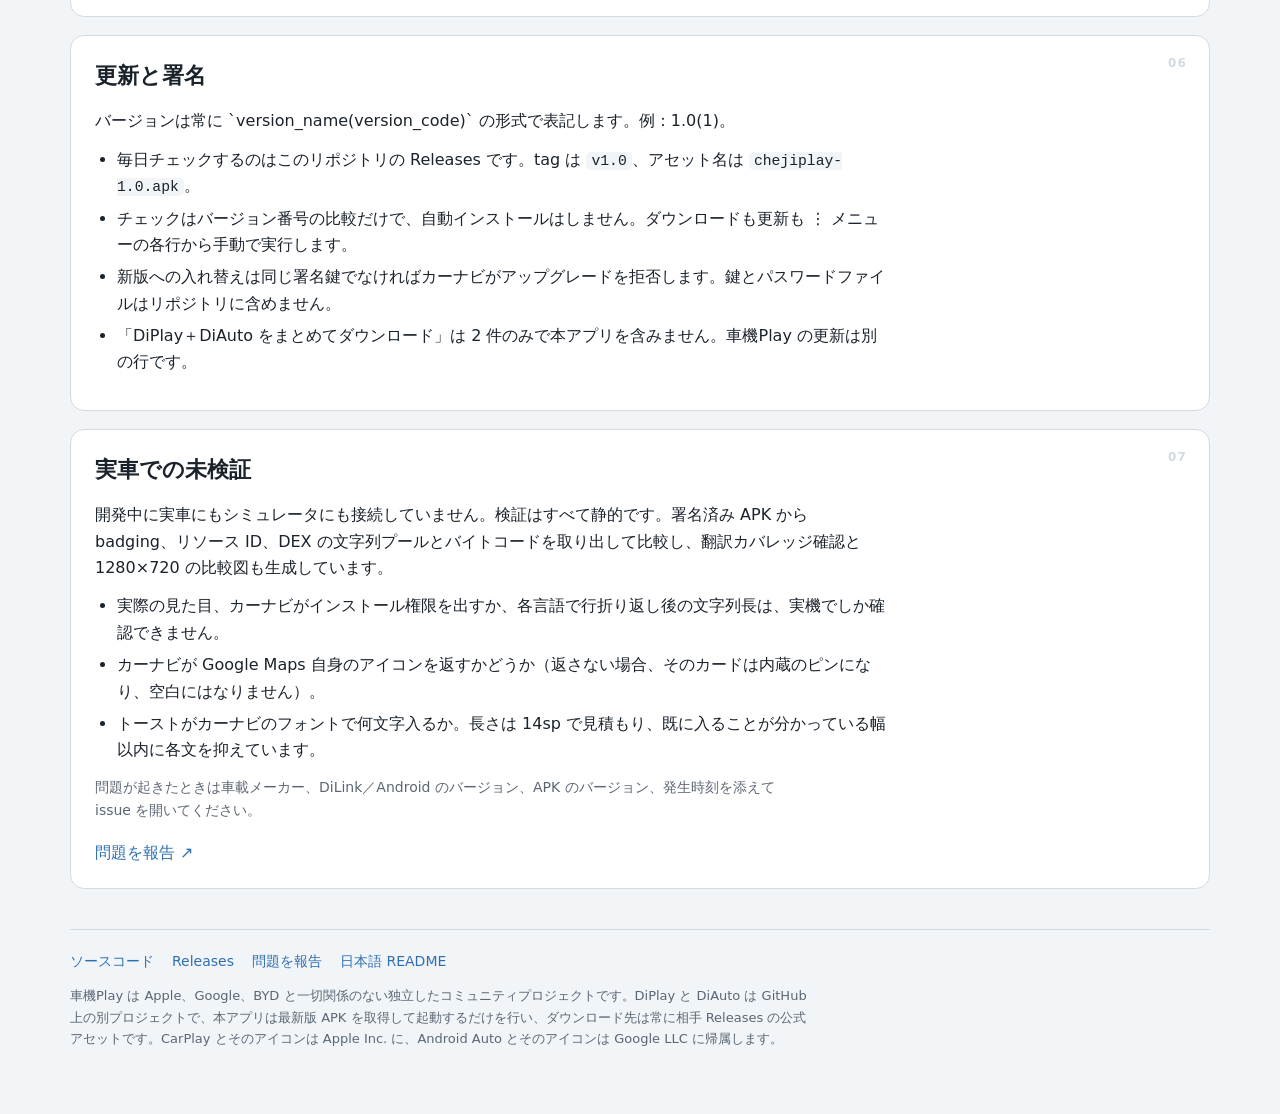
<file: docs/ja/index.html>
<!doctype html>
<html lang="ja" dir="ltr"><head><meta charset="utf-8">
<meta name="viewport" content="width=device-width,initial-scale=1">
<title>車機Play · CarPlay／Android Auto のダウンロードと起動</title>
<meta name="description" content="DiPlay（CarPlay）と DiAuto（Android Auto）の最新版 APK をカーナビに取得し、カードをタップするとすぐ起動します。Google Maps と、自分で選んだアプリを最大 2 つまで固定できます。Apple、Google、BYD とは関係のない独立したコミュニティプロジェクトです。">
<meta name="theme-color" content="#0F2B45">
<link rel="icon" href="../icon.png">
<link rel="stylesheet" href="../assets/site.css">
<link rel="canonical" href="https://jin850921.github.io/chejiplay/ja/">
<link rel="alternate" hreflang="zh-Hant" href="https://jin850921.github.io/chejiplay/"><link rel="alternate" hreflang="zh-Hans" href="https://jin850921.github.io/chejiplay/zh-Hans/"><link rel="alternate" hreflang="en" href="https://jin850921.github.io/chejiplay/en/"><link rel="alternate" hreflang="ja" href="https://jin850921.github.io/chejiplay/ja/"><link rel="alternate" hreflang="ko" href="https://jin850921.github.io/chejiplay/ko/">
<meta property="og:type" content="website">
<meta property="og:title" content="車機Play · CarPlay／Android Auto のダウンロードと起動">
<meta property="og:description" content="DiPlay（CarPlay）と DiAuto（Android Auto）の最新版 APK をカーナビに取得し、カードをタップするとすぐ起動します。Google Maps と、自分で選んだアプリを最大 2 つまで固定できます。Apple、Google、BYD とは関係のない独立したコミュニティプロジェクトです。">
<meta property="og:url" content="https://jin850921.github.io/chejiplay/ja/">
<meta property="og:image" content="https://jin850921.github.io/chejiplay/screenshots/01_主畫面_淺色.png">
<meta name="twitter:card" content="summary_large_image">
</head><body><main>
<header>
<a class="brand" href="../"><img src="../icon.png" width="56" height="56" alt="">
<span><strong>車機Play</strong><small>独立したコミュニティプロジェクト</small></span></a>
<nav class="languages" aria-label="Language"><a href="../" lang="zh-Hant" hreflang="zh-Hant">繁體中文（台灣）</a><a href="../zh-Hans/" lang="zh-Hans" hreflang="zh-Hans">简体中文</a><a href="../en/" lang="en" hreflang="en">English</a><a href="../ja/" lang="ja" hreflang="ja" aria-current="page">日本語</a><a href="../ko/" lang="ko" hreflang="ko">한국어</a></nav>
</header>
<section class="hero">
<span class="badge">初回リリース · <bdi>1.0</bdi></span>
<h1>カーナビ画面の<br>CarPlay／Android Auto 入口</h1>
<p class="intro">カード形式のダウンロード＆起動アプリです。DiPlay／DiAuto の最新版 APK を取得し、インストール後はカードをタップするだけで始動します。</p>
<div class="actions">
<a class="button" href="https://github.com/jin850921/chejiplay/releases/download/v1.0/chejiplay-1.0.apk">APK をダウンロード <span aria-hidden="true">↓</span></a>
<a class="button secondary" href="#s0">インストール手順</a>
<a class="button secondary" href="https://github.com/jin850921/chejiplay">GitHub のソース</a>
</div>
<p class="promise">root 不要、ADB 不要、スマホ側のアプリも不要。</p>
<p class="note">APK はスマホではなくカーナビにインストールします。Java と framework API のみで構成し、Gradle、AndroidX、外部依存は一切ありません。インストールの可否や自動起動に登録できるかは、カーナビ側のシステム次第です。</p>
<p class="note scope"><strong>DiPlay と DiAuto は BYD 車のカーナビを主力としているため、他の車種では動作を保証しません。</strong></p>
</section>
<section class="gallery"><h2>画面</h2>
<div class="screens"><figure>
<a href="../screenshots/01_%E4%B8%BB%E7%95%AB%E9%9D%A2_%E6%B7%BA%E8%89%B2.png"><img src="../screenshots/01_%E4%B8%BB%E7%95%AB%E9%9D%A2_%E6%B7%BA%E8%89%B2.png"
width="1280" height="720" loading="lazy" alt="ホーム画面（ライト）：上段に DiPlay／DiAuto、下段に Google Maps と自作ショートカット 2 枠。"></a>
<figcaption>ホーム画面（ライト）：上段に DiPlay／DiAuto、下段に Google Maps と自作ショートカット 2 枠。</figcaption></figure><figure>
<a href="../screenshots/02_%E4%B8%BB%E7%95%AB%E9%9D%A2_%E6%B7%B1%E8%89%B2.png"><img src="../screenshots/02_%E4%B8%BB%E7%95%AB%E9%9D%A2_%E6%B7%B1%E8%89%B2.png"
width="1280" height="720" loading="lazy" alt="ホーム画面（ダーク）：同じレイアウトで、色はテーマに追従します。"></a>
<figcaption>ホーム画面（ダーク）：同じレイアウトで、色はテーマに追従します。</figcaption></figure><figure>
<a href="../screenshots/07_%E4%B8%BB%E7%95%AB%E9%9D%A2%E5%BF%AB%E6%8D%B7%E9%88%95%E5%89%8D%E5%BE%8C%E5%B0%8D%E6%AF%94.png"><img src="../screenshots/07_%E4%B8%BB%E7%95%AB%E9%9D%A2%E5%BF%AB%E6%8D%B7%E9%88%95%E5%89%8D%E5%BE%8C%E5%B0%8D%E6%AF%94.png"
width="2680" height="812" loading="lazy" alt="ショートカット OFF → ON：下段の列がなくなる状態から等幅 3 枚のカードに変わります。"></a>
<figcaption>ショートカット OFF → ON：下段の列がなくなる状態から等幅 3 枚のカードに変わります。</figcaption></figure><figure>
<a href="../screenshots/09_%E6%89%8B%E5%8B%95%E6%AC%84%E4%BD%8D_%E6%9C%AA%E6%94%BE%E8%88%87%E5%B7%B2%E6%94%BE%E5%B0%8D%E6%AF%94.png"><img src="../screenshots/09_%E6%89%8B%E5%8B%95%E6%AC%84%E4%BD%8D_%E6%9C%AA%E6%94%BE%E8%88%87%E5%B7%B2%E6%94%BE%E5%B0%8D%E6%AF%94.png"
width="2680" height="812" loading="lazy" alt="手動枠：アプリを選ぶ前と、2 枠とも選んだ後。"></a>
<figcaption>手動枠：アプリを選ぶ前と、2 枠とも選んだ後。</figcaption></figure><figure>
<a href="../screenshots/06_%E8%BC%89%E5%85%A5%E5%8B%95%E7%95%AB.png"><img src="../screenshots/06_%E8%BC%89%E5%85%A5%E5%8B%95%E7%95%AB.png"
width="1316" height="812" loading="lazy" alt="起動アニメーションの 4 つの時点（コールドスタート時のみ、全長 1.5 秒）。"></a>
<figcaption>起動アニメーションの 4 つの時点（コールドスタート時のみ、全長 1.5 秒）。</figcaption></figure></div>
<p class="note">いずれも 1280×720 を 1:1 で描画した比較図で、リポジトリ内の `res/` にある実際の配色とレイアウトから生成しています。デザイン案ではなく、実機での確認はまだです。</p></section>
<section class="card" id="s0" style="scroll-margin-top:12px">
<span class="eyebrow">01</span>
<h2>カーナビにインストール</h2>
<p>インストール先はカーナビ側です（iPhone や Android スマホではありません）。アプリ自体はオフラインでも使え、ネットワークが必要なのは更新確認と APK ダウンロードだけです。</p>
<ol><li>停車中に <code>chejiplay-1.0.apk</code> をダウンロードし、カーナビ自身のインストーラーで開きます。他の出所からの APK インストールを許可してください。</li><li>「車機Play」を開くと、2 列のカードがカーナビ上のインストール状況を直接読み取ります。</li><li>「車機Play」を起動時自動スタートのリストに登録すると、画面が点くたびにこのページが開きます。名称と場所は車載メーカーによって異なります。</li><li>カードをタップすると CarPlay または Android Auto に入ります。未インストールの場合は先にダウンロードし、ダウンロード中に長押しすればキャンセルできます。</li></ol><p class="note">ADB も root も不要です。DiPlay／DiAuto の APK を改変したり再パッケージしたりすることはなく、ダウンロード先は常に相手 Releases の公式アセットです。</p>
</section><section class="card" id="s1">
<span class="eyebrow">02</span>
<h2>このアプリの役割</h2>

<ul><li>ホームは 2 列のカード：上段に DiPlay（CarPlay）と DiAuto（Android Auto）、下段に Google Maps と、自分で選んだ 1〜2 個のアプリ。</li><li>GitHub Releases を 1 日 1 回チェックしますが、リマインダー画面は出しません。新版があっても ⋮ メニューに赤い点灯が出るだけです。</li><li>カード自体が操作です。未インストールならダウンロード、済みなら起動。長押しでキャンセル／差し替え／削除が出ます。</li><li>ダウンロードした APK はカーナビ自身のインストーラーに引き渡し、中継サービスは一切使いません。</li><li>⋮ メニューは全 9 行：バージョン確認、3 つのダウンロード元、まとめてダウンロード、本アプリの更新、ショートカット設定、説明ページ、言語、テーマ。</li></ul>
</section><section class="card" id="s2">
<span class="eyebrow">03</span>
<h2>ショートカットとアイコン</h2>

<ul><li>下段のアイコンはすべてカーナビ上のアプリ自身のアイコンを使います。取得できれば色を乗せず全面表示にします。</li><li>取得できない場合だけ内蔵の既定図に戻ります。Google Maps は公式カラーのピン、空枠は「＋」です。</li><li>インストール、削除、あるいは相手のアプリがアイコンを変えた場合、本アプリに戻る、またはパッケージのブロードキャストで再描画され、再起動は不要です。</li><li>Google Maps ショートカットは起動のみ担当し、ダウンロードも更新確認もしません。Maps の更新はカーナビ上の Google Play に任せます。</li><li>手動枠は最大 2 つ：タップで選択または起動、長押しで差し替えまたはホーム画面から削除。</li></ul>
</section><section class="card" id="s3">
<span class="eyebrow">04</span>
<h2>起動アニメーション</h2>
<p>コールドスタート時は全長 1.5 秒のレイヤーが画面を覆います。テーマや言語の切り替えは再描画のみで、再生されません。</p>
<ul><li>車の線画が左から入り、ロゴバッジが跳ねて定位置に、続いてタイトルと案内がフェードインします。</li><li>進捗バーは起動進捗を表示し、アニメーションに合わせて 0 から 90% まで進みます。最後の 10% は最初のレイアウトが実際に戻ったときだけ解放されます。</li><li>レイアウトが終わると全体がフェードアウトします。保険の上限は 3 秒で、そちらを通った場合は実際に到達した値のままになり、読み終えたふりはしません。</li></ul>
</section><section class="card" id="s4">
<span class="eyebrow">05</span>
<h2>表示言語</h2>
<p>繁体字中国語、簡体字中国語、English、日本語、한국어、およびカーナビのロケールに従う「自動」を選べます。</p>
<ul><li>選択直後に画面を再描画します。再インストールは不要で、設定も消えません。</li><li>アプリ名、ブランド名、カーナビ上のアプリ名は意図的に翻訳しません。翻訳するとそのアプリを探せなくなります。</li><li>訳文はメンテナーが作成し、母語話者による校閲は受けていません。文を変更するには `L.java` の 1 行を直してください。</li></ul>
</section><section class="card" id="s5">
<span class="eyebrow">06</span>
<h2>更新と署名</h2>
<p>バージョンは常に `version_name(version_code)` の形式で表記します。例：<bdi>1.0(1)</bdi>。</p>
<ul><li>毎日チェックするのはこのリポジトリの Releases です。tag は <code>v1.0</code>、アセット名は <code>chejiplay-1.0.apk</code>。</li><li>チェックはバージョン番号の比較だけで、自動インストールはしません。ダウンロードも更新も ⋮ メニューの各行から手動で実行します。</li><li>新版への入れ替えは同じ署名鍵でなければカーナビがアップグレードを拒否します。鍵とパスワードファイルはリポジトリに含めません。</li><li>「DiPlay＋DiAuto をまとめてダウンロード」は 2 件のみで本アプリを含みません。車機Play の更新は別の行です。</li></ul>
</section><section class="card" id="s6">
<span class="eyebrow">07</span>
<h2>実車での未検証</h2>
<p>開発中に実車にもシミュレータにも接続していません。検証はすべて静的です。署名済み APK から badging、リソース ID、DEX の文字列プールとバイトコードを取り出して比較し、翻訳カバレッジ確認と 1280×720 の比較図も生成しています。</p>
<ul><li>実際の見た目、カーナビがインストール権限を出すか、各言語で行折り返し後の文字列長は、実機でしか確認できません。</li><li>カーナビが Google Maps 自身のアイコンを返すかどうか（返さない場合、そのカードは内蔵のピンになり、空白にはなりません）。</li><li>トーストがカーナビのフォントで何文字入るか。長さは 14sp で見積もり、既に入ることが分かっている幅以内に各文を抑えています。</li></ul><p class="note">問題が起きたときは車載メーカー、DiLink／Android のバージョン、APK のバージョン、発生時刻を添えて issue を開いてください。</p>
<a href="https://github.com/jin850921/chejiplay/issues/new/choose" target="_blank" rel="noopener">問題を報告 ↗</a></section>
<footer><nav><a href="https://github.com/jin850921/chejiplay">ソースコード</a><a href="https://github.com/jin850921/chejiplay/releases">Releases</a><a href="https://github.com/jin850921/chejiplay/issues">問題を報告</a><a href="https://github.com/jin850921/chejiplay/blob/main/README.ja.md">日本語 README</a></nav><p>車機Play は Apple、Google、BYD と一切関係のない独立したコミュニティプロジェクトです。DiPlay と DiAuto は GitHub 上の別プロジェクトで、本アプリは最新版 APK を取得して起動するだけを行い、ダウンロード先は常に相手 Releases の公式アセットです。CarPlay とそのアイコンは Apple Inc. に、Android Auto とそのアイコンは Google LLC に帰属します。</p></footer>
</main></body></html>
</file>
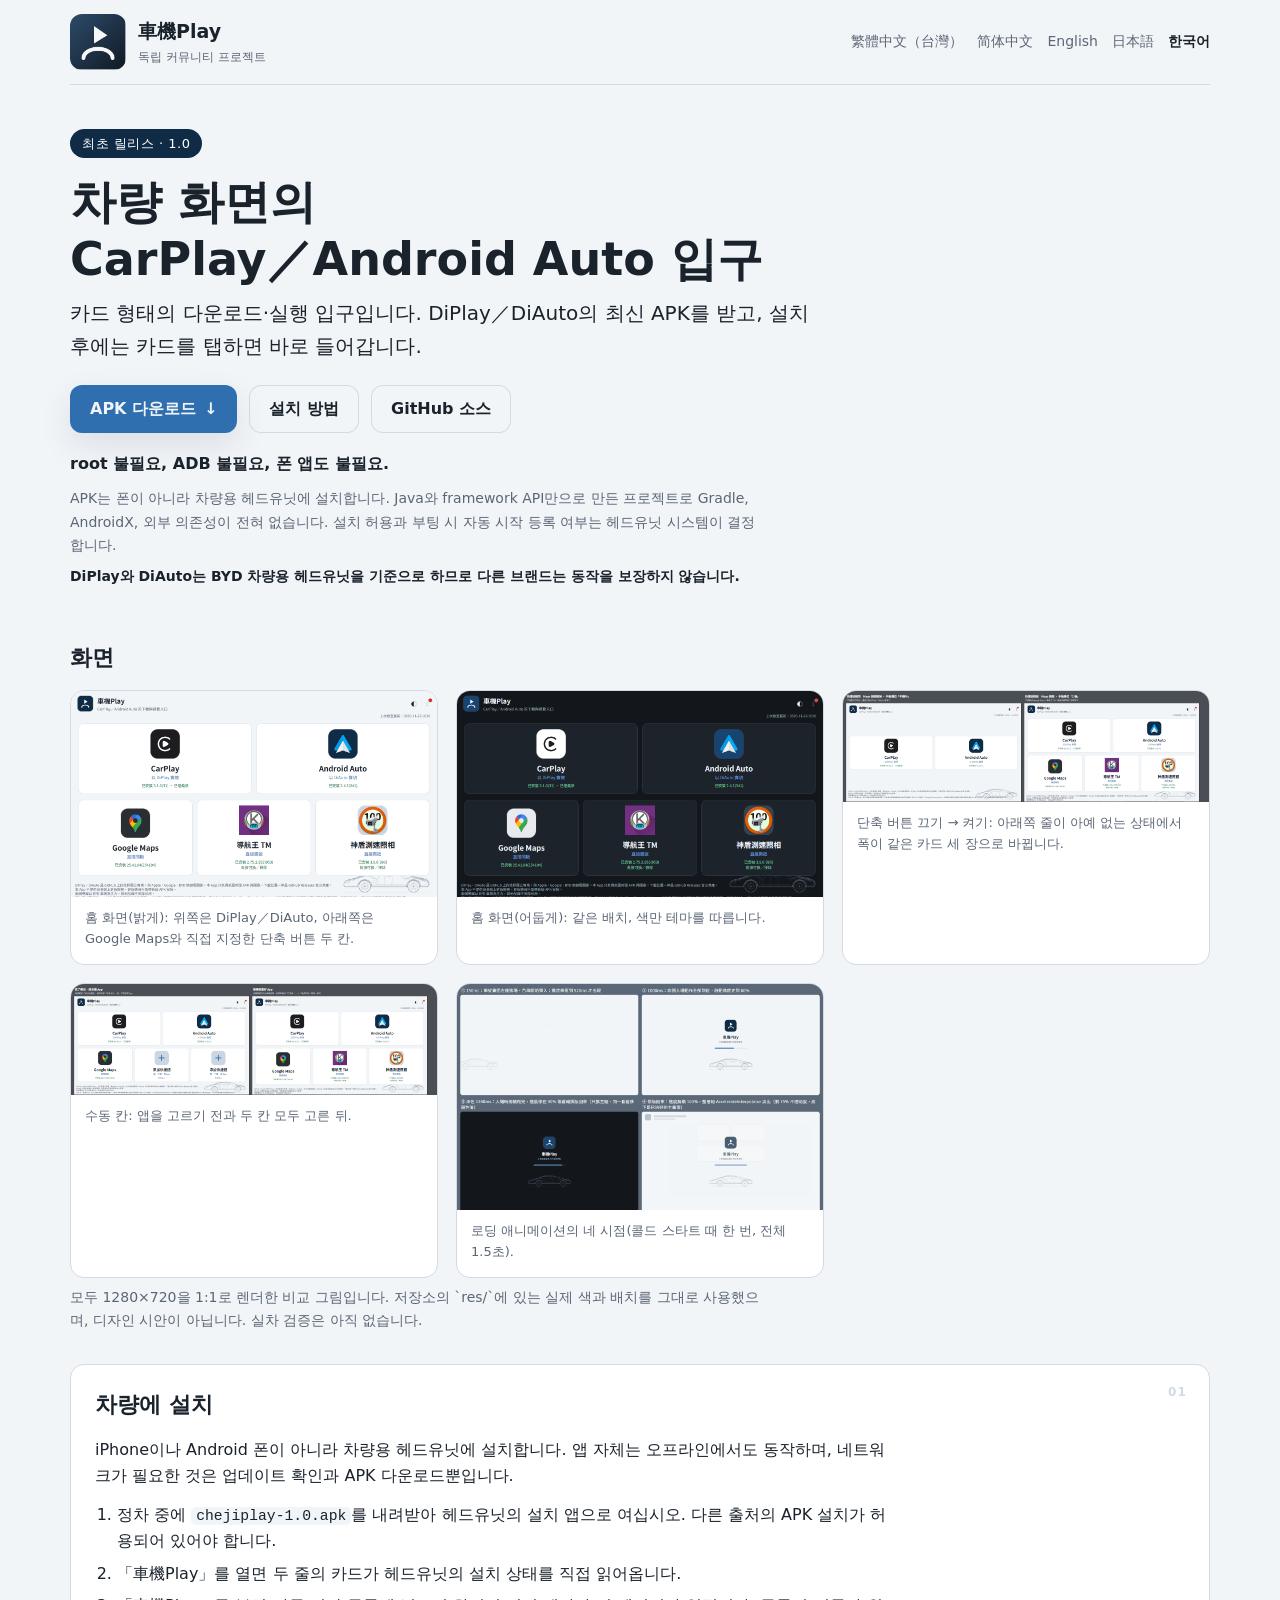
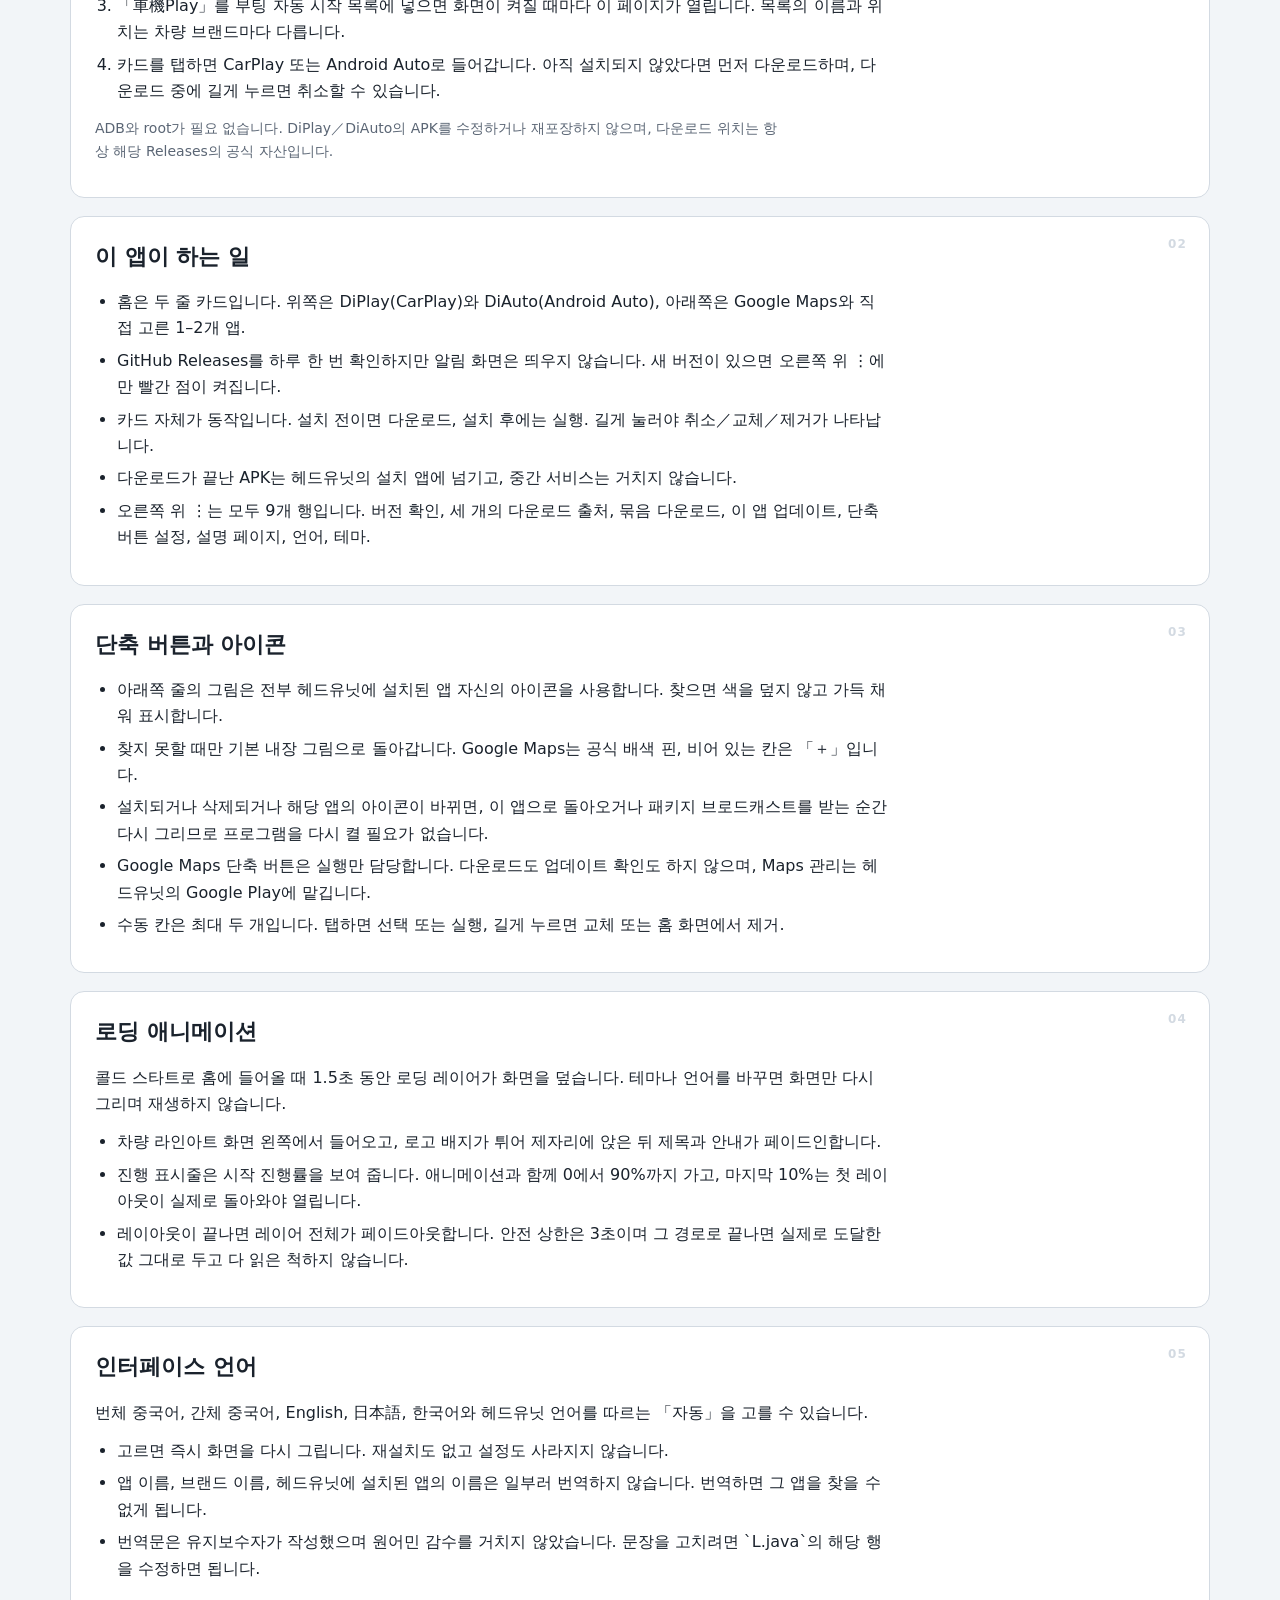
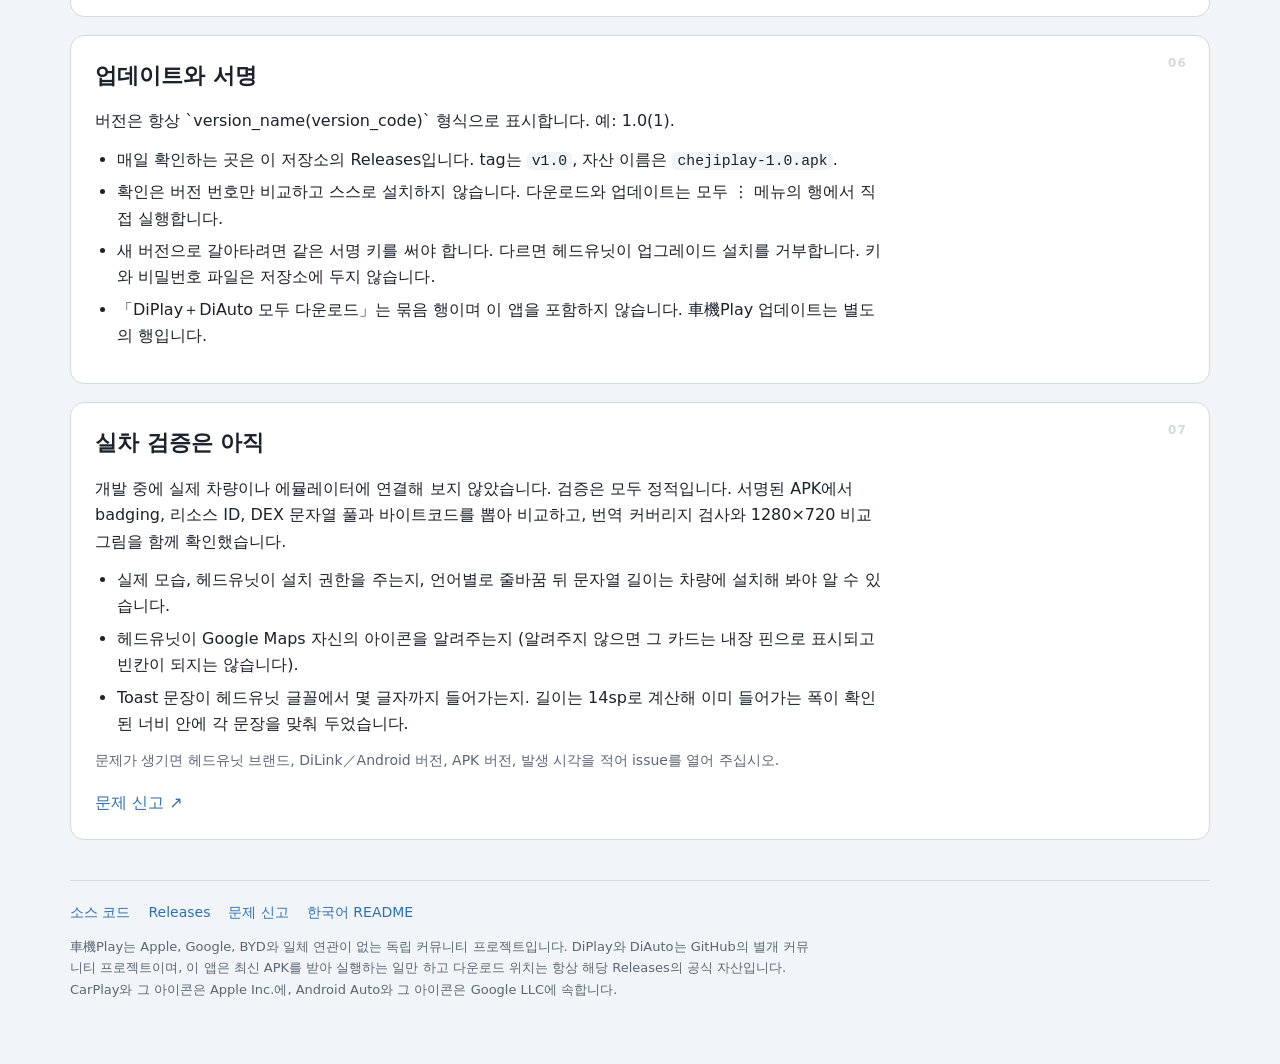
<file: docs/ko/index.html>
<!doctype html>
<html lang="ko" dir="ltr"><head><meta charset="utf-8">
<meta name="viewport" content="width=device-width,initial-scale=1">
<title>車機Play · CarPlay／Android Auto 다운로드 및 실행</title>
<meta name="description" content="DiPlay(CarPlay)와 DiAuto(Android Auto)의 최신 APK를 차량용 헤드유닛에 받고, 카드를 탭하면 바로 실행됩니다. Google Maps와 직접 고른 앱을 최대 2개까지 단축 버튼으로 붙일 수 있습니다. Apple, Google, BYD와 무관한 독립 커뮤니티 프로젝트입니다.">
<meta name="theme-color" content="#0F2B45">
<link rel="icon" href="../icon.png">
<link rel="stylesheet" href="../assets/site.css">
<link rel="canonical" href="https://jin850921.github.io/chejiplay/ko/">
<link rel="alternate" hreflang="zh-Hant" href="https://jin850921.github.io/chejiplay/"><link rel="alternate" hreflang="zh-Hans" href="https://jin850921.github.io/chejiplay/zh-Hans/"><link rel="alternate" hreflang="en" href="https://jin850921.github.io/chejiplay/en/"><link rel="alternate" hreflang="ja" href="https://jin850921.github.io/chejiplay/ja/"><link rel="alternate" hreflang="ko" href="https://jin850921.github.io/chejiplay/ko/">
<meta property="og:type" content="website">
<meta property="og:title" content="車機Play · CarPlay／Android Auto 다운로드 및 실행">
<meta property="og:description" content="DiPlay(CarPlay)와 DiAuto(Android Auto)의 최신 APK를 차량용 헤드유닛에 받고, 카드를 탭하면 바로 실행됩니다. Google Maps와 직접 고른 앱을 최대 2개까지 단축 버튼으로 붙일 수 있습니다. Apple, Google, BYD와 무관한 독립 커뮤니티 프로젝트입니다.">
<meta property="og:url" content="https://jin850921.github.io/chejiplay/ko/">
<meta property="og:image" content="https://jin850921.github.io/chejiplay/screenshots/01_主畫面_淺色.png">
<meta name="twitter:card" content="summary_large_image">
</head><body><main>
<header>
<a class="brand" href="../"><img src="../icon.png" width="56" height="56" alt="">
<span><strong>車機Play</strong><small>독립 커뮤니티 프로젝트</small></span></a>
<nav class="languages" aria-label="Language"><a href="../" lang="zh-Hant" hreflang="zh-Hant">繁體中文（台灣）</a><a href="../zh-Hans/" lang="zh-Hans" hreflang="zh-Hans">简体中文</a><a href="../en/" lang="en" hreflang="en">English</a><a href="../ja/" lang="ja" hreflang="ja">日本語</a><a href="../ko/" lang="ko" hreflang="ko" aria-current="page">한국어</a></nav>
</header>
<section class="hero">
<span class="badge">최초 릴리스 · <bdi>1.0</bdi></span>
<h1>차량 화면의<br>CarPlay／Android Auto 입구</h1>
<p class="intro">카드 형태의 다운로드·실행 입구입니다. DiPlay／DiAuto의 최신 APK를 받고, 설치 후에는 카드를 탭하면 바로 들어갑니다.</p>
<div class="actions">
<a class="button" href="https://github.com/jin850921/chejiplay/releases/download/v1.0/chejiplay-1.0.apk">APK 다운로드 <span aria-hidden="true">↓</span></a>
<a class="button secondary" href="#s0">설치 방법</a>
<a class="button secondary" href="https://github.com/jin850921/chejiplay">GitHub 소스</a>
</div>
<p class="promise">root 불필요, ADB 불필요, 폰 앱도 불필요.</p>
<p class="note">APK는 폰이 아니라 차량용 헤드유닛에 설치합니다. Java와 framework API만으로 만든 프로젝트로 Gradle, AndroidX, 외부 의존성이 전혀 없습니다. 설치 허용과 부팅 시 자동 시작 등록 여부는 헤드유닛 시스템이 결정합니다.</p>
<p class="note scope"><strong>DiPlay와 DiAuto는 BYD 차량용 헤드유닛을 기준으로 하므로 다른 브랜드는 동작을 보장하지 않습니다.</strong></p>
</section>
<section class="gallery"><h2>화면</h2>
<div class="screens"><figure>
<a href="../screenshots/01_%E4%B8%BB%E7%95%AB%E9%9D%A2_%E6%B7%BA%E8%89%B2.png"><img src="../screenshots/01_%E4%B8%BB%E7%95%AB%E9%9D%A2_%E6%B7%BA%E8%89%B2.png"
width="1280" height="720" loading="lazy" alt="홈 화면(밝게): 위쪽은 DiPlay／DiAuto, 아래쪽은 Google Maps와 직접 지정한 단축 버튼 두 칸."></a>
<figcaption>홈 화면(밝게): 위쪽은 DiPlay／DiAuto, 아래쪽은 Google Maps와 직접 지정한 단축 버튼 두 칸.</figcaption></figure><figure>
<a href="../screenshots/02_%E4%B8%BB%E7%95%AB%E9%9D%A2_%E6%B7%B1%E8%89%B2.png"><img src="../screenshots/02_%E4%B8%BB%E7%95%AB%E9%9D%A2_%E6%B7%B1%E8%89%B2.png"
width="1280" height="720" loading="lazy" alt="홈 화면(어둡게): 같은 배치, 색만 테마를 따릅니다."></a>
<figcaption>홈 화면(어둡게): 같은 배치, 색만 테마를 따릅니다.</figcaption></figure><figure>
<a href="../screenshots/07_%E4%B8%BB%E7%95%AB%E9%9D%A2%E5%BF%AB%E6%8D%B7%E9%88%95%E5%89%8D%E5%BE%8C%E5%B0%8D%E6%AF%94.png"><img src="../screenshots/07_%E4%B8%BB%E7%95%AB%E9%9D%A2%E5%BF%AB%E6%8D%B7%E9%88%95%E5%89%8D%E5%BE%8C%E5%B0%8D%E6%AF%94.png"
width="2680" height="812" loading="lazy" alt="단축 버튼 끄기 → 켜기: 아래쪽 줄이 아예 없는 상태에서 폭이 같은 카드 세 장으로 바뀝니다."></a>
<figcaption>단축 버튼 끄기 → 켜기: 아래쪽 줄이 아예 없는 상태에서 폭이 같은 카드 세 장으로 바뀝니다.</figcaption></figure><figure>
<a href="../screenshots/09_%E6%89%8B%E5%8B%95%E6%AC%84%E4%BD%8D_%E6%9C%AA%E6%94%BE%E8%88%87%E5%B7%B2%E6%94%BE%E5%B0%8D%E6%AF%94.png"><img src="../screenshots/09_%E6%89%8B%E5%8B%95%E6%AC%84%E4%BD%8D_%E6%9C%AA%E6%94%BE%E8%88%87%E5%B7%B2%E6%94%BE%E5%B0%8D%E6%AF%94.png"
width="2680" height="812" loading="lazy" alt="수동 칸: 앱을 고르기 전과 두 칸 모두 고른 뒤."></a>
<figcaption>수동 칸: 앱을 고르기 전과 두 칸 모두 고른 뒤.</figcaption></figure><figure>
<a href="../screenshots/06_%E8%BC%89%E5%85%A5%E5%8B%95%E7%95%AB.png"><img src="../screenshots/06_%E8%BC%89%E5%85%A5%E5%8B%95%E7%95%AB.png"
width="1316" height="812" loading="lazy" alt="로딩 애니메이션의 네 시점(콜드 스타트 때 한 번, 전체 1.5초)."></a>
<figcaption>로딩 애니메이션의 네 시점(콜드 스타트 때 한 번, 전체 1.5초).</figcaption></figure></div>
<p class="note">모두 1280×720을 1:1로 렌더한 비교 그림입니다. 저장소의 `res/`에 있는 실제 색과 배치를 그대로 사용했으며, 디자인 시안이 아닙니다. 실차 검증은 아직 없습니다.</p></section>
<section class="card" id="s0" style="scroll-margin-top:12px">
<span class="eyebrow">01</span>
<h2>차량에 설치</h2>
<p>iPhone이나 Android 폰이 아니라 차량용 헤드유닛에 설치합니다. 앱 자체는 오프라인에서도 동작하며, 네트워크가 필요한 것은 업데이트 확인과 APK 다운로드뿐입니다.</p>
<ol><li>정차 중에 <code>chejiplay-1.0.apk</code>를 내려받아 헤드유닛의 설치 앱으로 여십시오. 다른 출처의 APK 설치가 허용되어 있어야 합니다.</li><li>「車機Play」를 열면 두 줄의 카드가 헤드유닛의 설치 상태를 직접 읽어옵니다.</li><li>「車機Play」를 부팅 자동 시작 목록에 넣으면 화면이 켜질 때마다 이 페이지가 열립니다. 목록의 이름과 위치는 차량 브랜드마다 다릅니다.</li><li>카드를 탭하면 CarPlay 또는 Android Auto로 들어갑니다. 아직 설치되지 않았다면 먼저 다운로드하며, 다운로드 중에 길게 누르면 취소할 수 있습니다.</li></ol><p class="note">ADB와 root가 필요 없습니다. DiPlay／DiAuto의 APK를 수정하거나 재포장하지 않으며, 다운로드 위치는 항상 해당 Releases의 공식 자산입니다.</p>
</section><section class="card" id="s1">
<span class="eyebrow">02</span>
<h2>이 앱이 하는 일</h2>

<ul><li>홈은 두 줄 카드입니다. 위쪽은 DiPlay(CarPlay)와 DiAuto(Android Auto), 아래쪽은 Google Maps와 직접 고른 1–2개 앱.</li><li>GitHub Releases를 하루 한 번 확인하지만 알림 화면은 띄우지 않습니다. 새 버전이 있으면 오른쪽 위 ⋮에만 빨간 점이 켜집니다.</li><li>카드 자체가 동작입니다. 설치 전이면 다운로드, 설치 후에는 실행. 길게 눌러야 취소／교체／제거가 나타납니다.</li><li>다운로드가 끝난 APK는 헤드유닛의 설치 앱에 넘기고, 중간 서비스는 거치지 않습니다.</li><li>오른쪽 위 ⋮는 모두 9개 행입니다. 버전 확인, 세 개의 다운로드 출처, 묶음 다운로드, 이 앱 업데이트, 단축 버튼 설정, 설명 페이지, 언어, 테마.</li></ul>
</section><section class="card" id="s2">
<span class="eyebrow">03</span>
<h2>단축 버튼과 아이콘</h2>

<ul><li>아래쪽 줄의 그림은 전부 헤드유닛에 설치된 앱 자신의 아이콘을 사용합니다. 찾으면 색을 덮지 않고 가득 채워 표시합니다.</li><li>찾지 못할 때만 기본 내장 그림으로 돌아갑니다. Google Maps는 공식 배색 핀, 비어 있는 칸은 「＋」입니다.</li><li>설치되거나 삭제되거나 해당 앱의 아이콘이 바뀌면, 이 앱으로 돌아오거나 패키지 브로드캐스트를 받는 순간 다시 그리므로 프로그램을 다시 켤 필요가 없습니다.</li><li>Google Maps 단축 버튼은 실행만 담당합니다. 다운로드도 업데이트 확인도 하지 않으며, Maps 관리는 헤드유닛의 Google Play에 맡깁니다.</li><li>수동 칸은 최대 두 개입니다. 탭하면 선택 또는 실행, 길게 누르면 교체 또는 홈 화면에서 제거.</li></ul>
</section><section class="card" id="s3">
<span class="eyebrow">04</span>
<h2>로딩 애니메이션</h2>
<p>콜드 스타트로 홈에 들어올 때 1.5초 동안 로딩 레이어가 화면을 덮습니다. 테마나 언어를 바꾸면 화면만 다시 그리며 재생하지 않습니다.</p>
<ul><li>차량 라인아트 화면 왼쪽에서 들어오고, 로고 배지가 튀어 제자리에 앉은 뒤 제목과 안내가 페이드인합니다.</li><li>진행 표시줄은 시작 진행률을 보여 줍니다. 애니메이션과 함께 0에서 90%까지 가고, 마지막 10%는 첫 레이아웃이 실제로 돌아와야 열립니다.</li><li>레이아웃이 끝나면 레이어 전체가 페이드아웃합니다. 안전 상한은 3초이며 그 경로로 끝나면 실제로 도달한 값 그대로 두고 다 읽은 척하지 않습니다.</li></ul>
</section><section class="card" id="s4">
<span class="eyebrow">05</span>
<h2>인터페이스 언어</h2>
<p>번체 중국어, 간체 중국어, English, 日本語, 한국어와 헤드유닛 언어를 따르는 「자동」을 고를 수 있습니다.</p>
<ul><li>고르면 즉시 화면을 다시 그립니다. 재설치도 없고 설정도 사라지지 않습니다.</li><li>앱 이름, 브랜드 이름, 헤드유닛에 설치된 앱의 이름은 일부러 번역하지 않습니다. 번역하면 그 앱을 찾을 수 없게 됩니다.</li><li>번역문은 유지보수자가 작성했으며 원어민 감수를 거치지 않았습니다. 문장을 고치려면 `L.java`의 해당 행을 수정하면 됩니다.</li></ul>
</section><section class="card" id="s5">
<span class="eyebrow">06</span>
<h2>업데이트와 서명</h2>
<p>버전은 항상 `version_name(version_code)` 형식으로 표시합니다. 예: <bdi>1.0(1)</bdi>.</p>
<ul><li>매일 확인하는 곳은 이 저장소의 Releases입니다. tag는 <code>v1.0</code>, 자산 이름은 <code>chejiplay-1.0.apk</code>.</li><li>확인은 버전 번호만 비교하고 스스로 설치하지 않습니다. 다운로드와 업데이트는 모두 ⋮ 메뉴의 행에서 직접 실행합니다.</li><li>새 버전으로 갈아타려면 같은 서명 키를 써야 합니다. 다르면 헤드유닛이 업그레이드 설치를 거부합니다. 키와 비밀번호 파일은 저장소에 두지 않습니다.</li><li>「DiPlay＋DiAuto 모두 다운로드」는 묶음 행이며 이 앱을 포함하지 않습니다. 車機Play 업데이트는 별도의 행입니다.</li></ul>
</section><section class="card" id="s6">
<span class="eyebrow">07</span>
<h2>실차 검증은 아직</h2>
<p>개발 중에 실제 차량이나 에뮬레이터에 연결해 보지 않았습니다. 검증은 모두 정적입니다. 서명된 APK에서 badging, 리소스 ID, DEX 문자열 풀과 바이트코드를 뽑아 비교하고, 번역 커버리지 검사와 1280×720 비교 그림을 함께 확인했습니다.</p>
<ul><li>실제 모습, 헤드유닛이 설치 권한을 주는지, 언어별로 줄바꿈 뒤 문자열 길이는 차량에 설치해 봐야 알 수 있습니다.</li><li>헤드유닛이 Google Maps 자신의 아이콘을 알려주는지 (알려주지 않으면 그 카드는 내장 핀으로 표시되고 빈칸이 되지는 않습니다).</li><li>Toast 문장이 헤드유닛 글꼴에서 몇 글자까지 들어가는지. 길이는 14sp로 계산해 이미 들어가는 폭이 확인된 너비 안에 각 문장을 맞춰 두었습니다.</li></ul><p class="note">문제가 생기면 헤드유닛 브랜드, DiLink／Android 버전, APK 버전, 발생 시각을 적어 issue를 열어 주십시오.</p>
<a href="https://github.com/jin850921/chejiplay/issues/new/choose" target="_blank" rel="noopener">문제 신고 ↗</a></section>
<footer><nav><a href="https://github.com/jin850921/chejiplay">소스 코드</a><a href="https://github.com/jin850921/chejiplay/releases">Releases</a><a href="https://github.com/jin850921/chejiplay/issues">문제 신고</a><a href="https://github.com/jin850921/chejiplay/blob/main/README.ko.md">한국어 README</a></nav><p>車機Play는 Apple, Google, BYD와 일체 연관이 없는 독립 커뮤니티 프로젝트입니다. DiPlay와 DiAuto는 GitHub의 별개 커뮤니티 프로젝트이며, 이 앱은 최신 APK를 받아 실행하는 일만 하고 다운로드 위치는 항상 해당 Releases의 공식 자산입니다. CarPlay와 그 아이콘은 Apple Inc.에, Android Auto와 그 아이콘은 Google LLC에 속합니다.</p></footer>
</main></body></html>
</file>
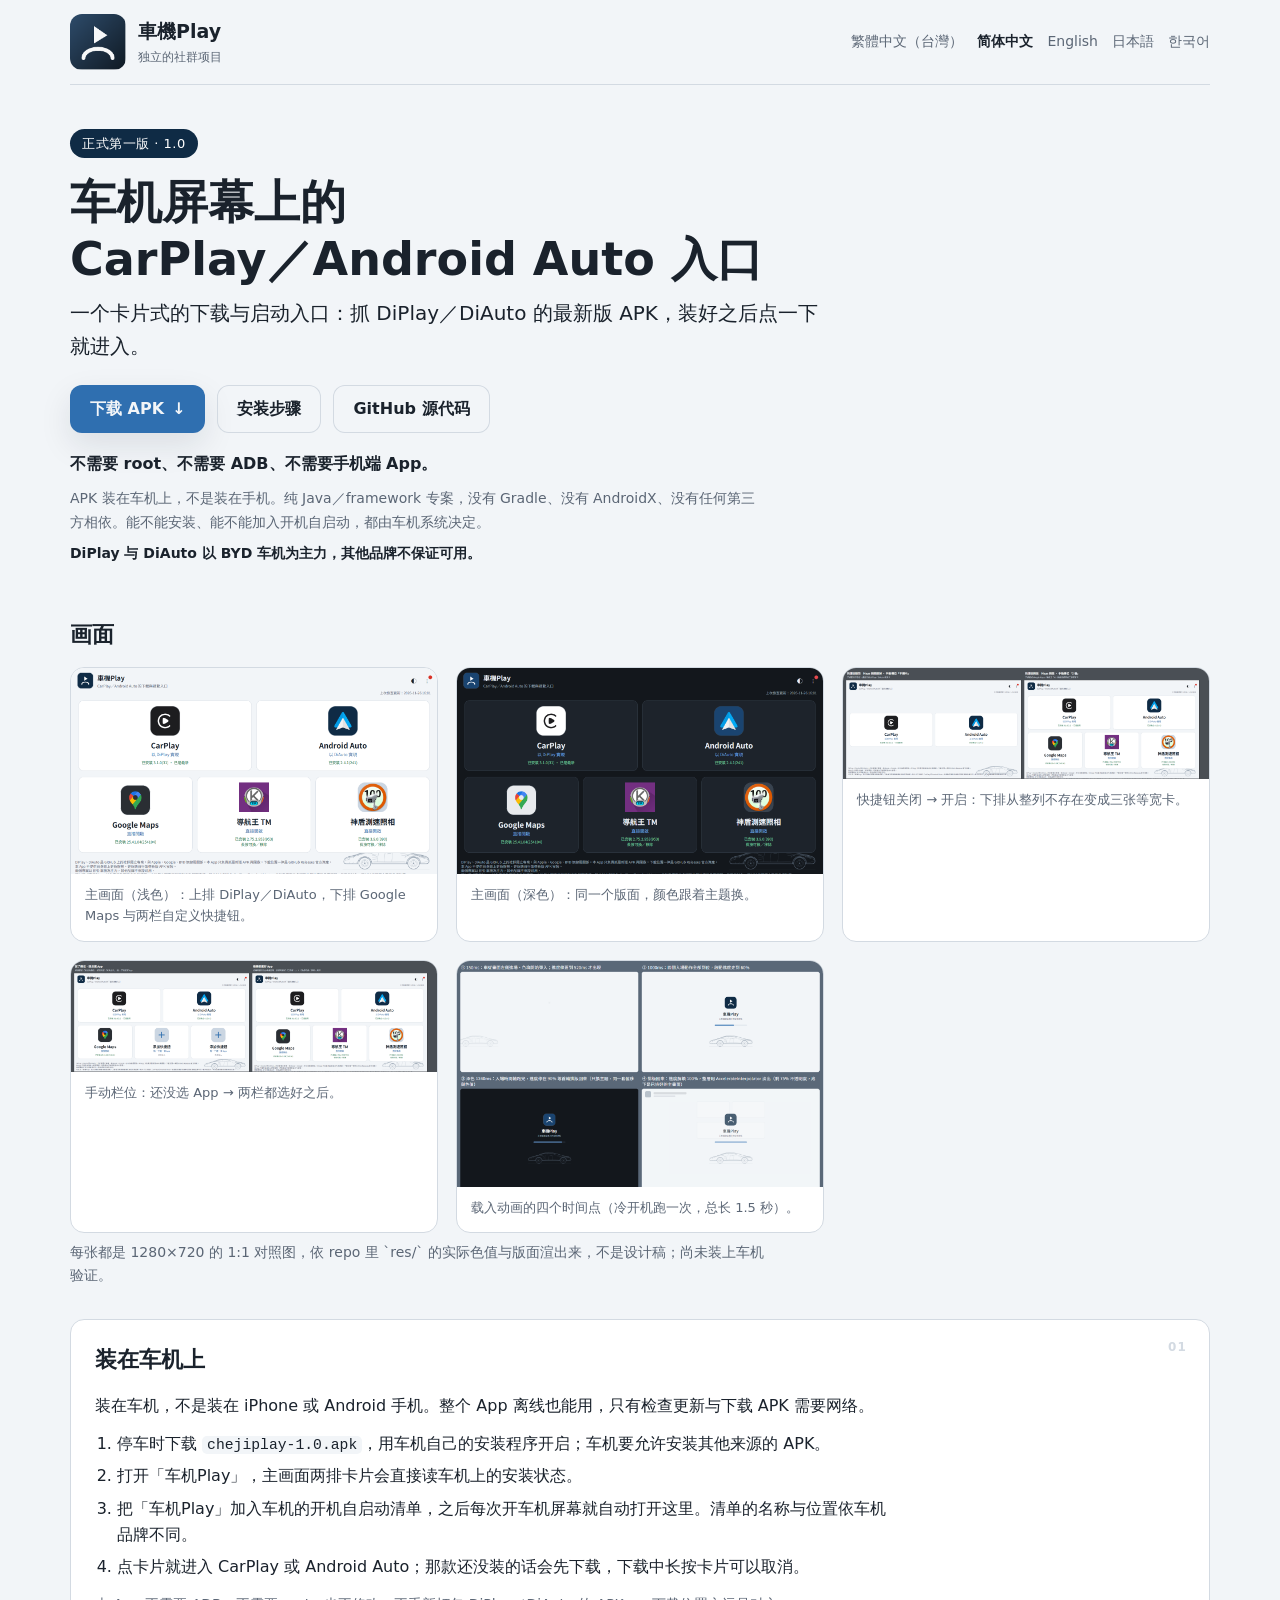
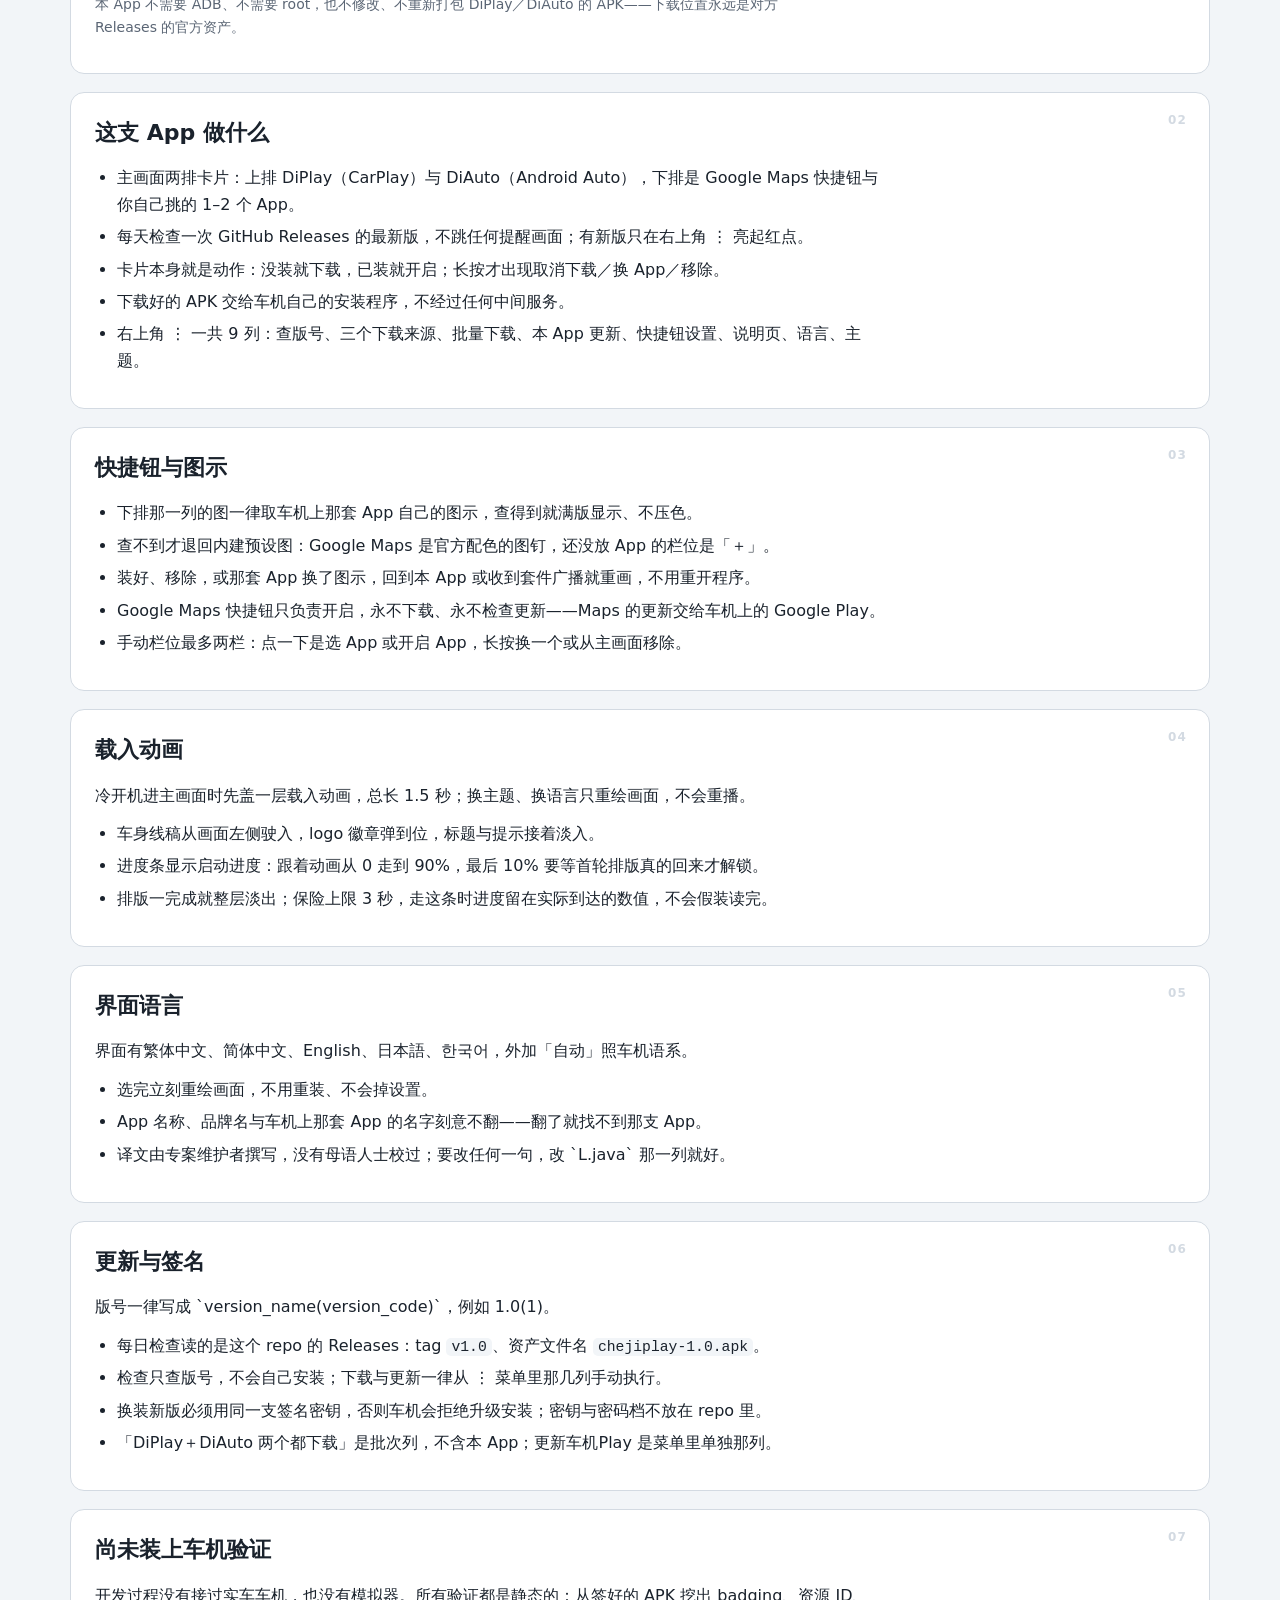
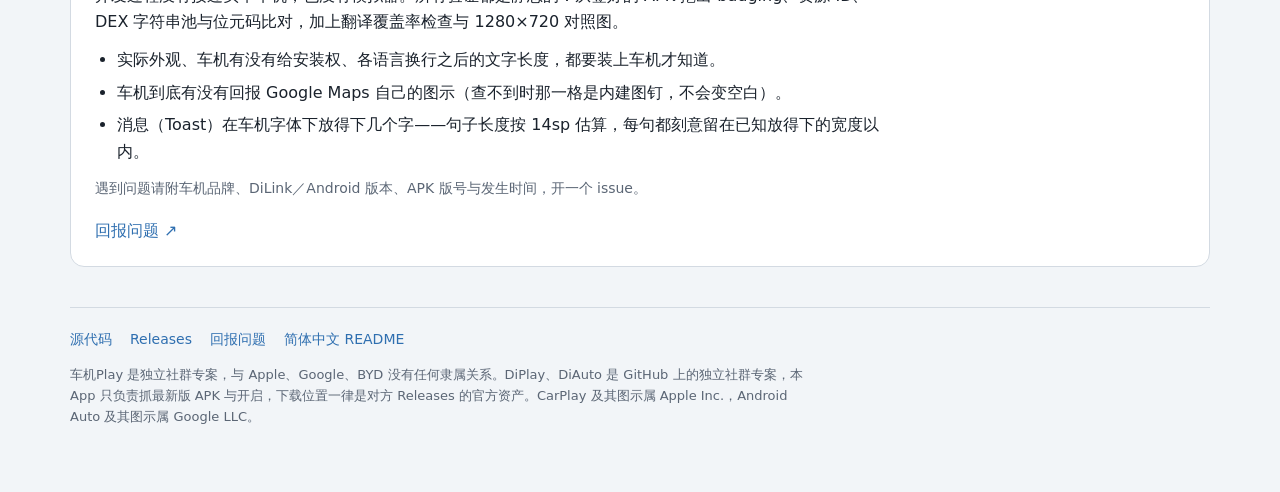
<file: docs/zh-Hans/index.html>
<!doctype html>
<html lang="zh-Hans" dir="auto"><head><meta charset="utf-8">
<meta name="viewport" content="width=device-width,initial-scale=1">
<title>车机Play · CarPlay／Android Auto 的下载与启动入口</title>
<meta name="description" content="把 DiPlay（CarPlay）与 DiAuto（Android Auto）的最新版 APK 抓进车机，点卡片就开启；还能挂 Google Maps 与你自己挑的快捷钮。独立社群专案，与 Apple、Google、BYD 无隶属关系。">
<meta name="theme-color" content="#0F2B45">
<link rel="icon" href="../icon.png">
<link rel="stylesheet" href="../assets/site.css">
<link rel="canonical" href="https://jin850921.github.io/chejiplay/zh-Hans/">
<link rel="alternate" hreflang="zh-Hant" href="https://jin850921.github.io/chejiplay/"><link rel="alternate" hreflang="zh-Hans" href="https://jin850921.github.io/chejiplay/zh-Hans/"><link rel="alternate" hreflang="en" href="https://jin850921.github.io/chejiplay/en/"><link rel="alternate" hreflang="ja" href="https://jin850921.github.io/chejiplay/ja/"><link rel="alternate" hreflang="ko" href="https://jin850921.github.io/chejiplay/ko/">
<meta property="og:type" content="website">
<meta property="og:title" content="车机Play · CarPlay／Android Auto 的下载与启动入口">
<meta property="og:description" content="把 DiPlay（CarPlay）与 DiAuto（Android Auto）的最新版 APK 抓进车机，点卡片就开启；还能挂 Google Maps 与你自己挑的快捷钮。独立社群专案，与 Apple、Google、BYD 无隶属关系。">
<meta property="og:url" content="https://jin850921.github.io/chejiplay/zh-Hans/">
<meta property="og:image" content="https://jin850921.github.io/chejiplay/screenshots/01_主畫面_淺色.png">
<meta name="twitter:card" content="summary_large_image">
</head><body><main>
<header>
<a class="brand" href="../"><img src="../icon.png" width="56" height="56" alt="">
<span><strong>車機Play</strong><small>独立的社群项目</small></span></a>
<nav class="languages" aria-label="Language"><a href="../" lang="zh-Hant" hreflang="zh-Hant">繁體中文（台灣）</a><a href="../zh-Hans/" lang="zh-Hans" hreflang="zh-Hans" aria-current="page">简体中文</a><a href="../en/" lang="en" hreflang="en">English</a><a href="../ja/" lang="ja" hreflang="ja">日本語</a><a href="../ko/" lang="ko" hreflang="ko">한국어</a></nav>
</header>
<section class="hero">
<span class="badge">正式第一版 · <bdi>1.0</bdi></span>
<h1>车机屏幕上的<br>CarPlay／Android Auto 入口</h1>
<p class="intro">一个卡片式的下载与启动入口：抓 DiPlay／DiAuto 的最新版 APK，装好之后点一下就进入。</p>
<div class="actions">
<a class="button" href="https://github.com/jin850921/chejiplay/releases/download/v1.0/chejiplay-1.0.apk">下载 APK <span aria-hidden="true">↓</span></a>
<a class="button secondary" href="#s0">安装步骤</a>
<a class="button secondary" href="https://github.com/jin850921/chejiplay">GitHub 源代码</a>
</div>
<p class="promise">不需要 root、不需要 ADB、不需要手机端 App。</p>
<p class="note">APK 装在车机上，不是装在手机。纯 Java／framework 专案，没有 Gradle、没有 AndroidX、没有任何第三方相依。能不能安装、能不能加入开机自启动，都由车机系统决定。</p>
<p class="note scope"><strong>DiPlay 与 DiAuto 以 BYD 车机为主力，其他品牌不保证可用。</strong></p>
</section>
<section class="gallery"><h2>画面</h2>
<div class="screens"><figure>
<a href="../screenshots/01_%E4%B8%BB%E7%95%AB%E9%9D%A2_%E6%B7%BA%E8%89%B2.png"><img src="../screenshots/01_%E4%B8%BB%E7%95%AB%E9%9D%A2_%E6%B7%BA%E8%89%B2.png"
width="1280" height="720" loading="lazy" alt="主画面（浅色）：上排 DiPlay／DiAuto，下排 Google Maps 与两栏自定义快捷钮。"></a>
<figcaption>主画面（浅色）：上排 DiPlay／DiAuto，下排 Google Maps 与两栏自定义快捷钮。</figcaption></figure><figure>
<a href="../screenshots/02_%E4%B8%BB%E7%95%AB%E9%9D%A2_%E6%B7%B1%E8%89%B2.png"><img src="../screenshots/02_%E4%B8%BB%E7%95%AB%E9%9D%A2_%E6%B7%B1%E8%89%B2.png"
width="1280" height="720" loading="lazy" alt="主画面（深色）：同一个版面，颜色跟着主题换。"></a>
<figcaption>主画面（深色）：同一个版面，颜色跟着主题换。</figcaption></figure><figure>
<a href="../screenshots/07_%E4%B8%BB%E7%95%AB%E9%9D%A2%E5%BF%AB%E6%8D%B7%E9%88%95%E5%89%8D%E5%BE%8C%E5%B0%8D%E6%AF%94.png"><img src="../screenshots/07_%E4%B8%BB%E7%95%AB%E9%9D%A2%E5%BF%AB%E6%8D%B7%E9%88%95%E5%89%8D%E5%BE%8C%E5%B0%8D%E6%AF%94.png"
width="2680" height="812" loading="lazy" alt="快捷钮关闭 → 开启：下排从整列不存在变成三张等宽卡。"></a>
<figcaption>快捷钮关闭 → 开启：下排从整列不存在变成三张等宽卡。</figcaption></figure><figure>
<a href="../screenshots/09_%E6%89%8B%E5%8B%95%E6%AC%84%E4%BD%8D_%E6%9C%AA%E6%94%BE%E8%88%87%E5%B7%B2%E6%94%BE%E5%B0%8D%E6%AF%94.png"><img src="../screenshots/09_%E6%89%8B%E5%8B%95%E6%AC%84%E4%BD%8D_%E6%9C%AA%E6%94%BE%E8%88%87%E5%B7%B2%E6%94%BE%E5%B0%8D%E6%AF%94.png"
width="2680" height="812" loading="lazy" alt="手动栏位：还没选 App → 两栏都选好之后。"></a>
<figcaption>手动栏位：还没选 App → 两栏都选好之后。</figcaption></figure><figure>
<a href="../screenshots/06_%E8%BC%89%E5%85%A5%E5%8B%95%E7%95%AB.png"><img src="../screenshots/06_%E8%BC%89%E5%85%A5%E5%8B%95%E7%95%AB.png"
width="1316" height="812" loading="lazy" alt="载入动画的四个时间点（冷开机跑一次，总长 1.5 秒）。"></a>
<figcaption>载入动画的四个时间点（冷开机跑一次，总长 1.5 秒）。</figcaption></figure></div>
<p class="note">每张都是 1280×720 的 1:1 对照图，依 repo 里 `res/` 的实际色值与版面渲出来，不是设计稿；尚未装上车机验证。</p></section>
<section class="card" id="s0" style="scroll-margin-top:12px">
<span class="eyebrow">01</span>
<h2>装在车机上</h2>
<p>装在车机，不是装在 iPhone 或 Android 手机。整个 App 离线也能用，只有检查更新与下载 APK 需要网络。</p>
<ol><li>停车时下载 <code>chejiplay-1.0.apk</code>，用车机自己的安装程序开启；车机要允许安装其他来源的 APK。</li><li>打开「车机Play」，主画面两排卡片会直接读车机上的安装状态。</li><li>把「车机Play」加入车机的开机自启动清单，之后每次开车机屏幕就自动打开这里。清单的名称与位置依车机品牌不同。</li><li>点卡片就进入 CarPlay 或 Android Auto；那款还没装的话会先下载，下载中长按卡片可以取消。</li></ol><p class="note">本 App 不需要 ADB、不需要 root，也不修改、不重新打包 DiPlay／DiAuto 的 APK——下载位置永远是对方 Releases 的官方资产。</p>
</section><section class="card" id="s1">
<span class="eyebrow">02</span>
<h2>这支 App 做什么</h2>

<ul><li>主画面两排卡片：上排 DiPlay（CarPlay）与 DiAuto（Android Auto），下排是 Google Maps 快捷钮与你自己挑的 1–2 个 App。</li><li>每天检查一次 GitHub Releases 的最新版，不跳任何提醒画面；有新版只在右上角 ⋮ 亮起红点。</li><li>卡片本身就是动作：没装就下载，已装就开启；长按才出现取消下载／换 App／移除。</li><li>下载好的 APK 交给车机自己的安装程序，不经过任何中间服务。</li><li>右上角 ⋮ 一共 9 列：查版号、三个下载来源、批量下载、本 App 更新、快捷钮设置、说明页、语言、主题。</li></ul>
</section><section class="card" id="s2">
<span class="eyebrow">03</span>
<h2>快捷钮与图示</h2>

<ul><li>下排那一列的图一律取车机上那套 App 自己的图示，查得到就满版显示、不压色。</li><li>查不到才退回内建预设图：Google Maps 是官方配色的图钉，还没放 App 的栏位是「＋」。</li><li>装好、移除，或那套 App 换了图示，回到本 App 或收到套件广播就重画，不用重开程序。</li><li>Google Maps 快捷钮只负责开启，永不下载、永不检查更新——Maps 的更新交给车机上的 Google Play。</li><li>手动栏位最多两栏：点一下是选 App 或开启 App，长按换一个或从主画面移除。</li></ul>
</section><section class="card" id="s3">
<span class="eyebrow">04</span>
<h2>载入动画</h2>
<p>冷开机进主画面时先盖一层载入动画，总长 1.5 秒；换主题、换语言只重绘画面，不会重播。</p>
<ul><li>车身线稿从画面左侧驶入，logo 徽章弹到位，标题与提示接着淡入。</li><li>进度条显示启动进度：跟着动画从 0 走到 90%，最后 10% 要等首轮排版真的回来才解锁。</li><li>排版一完成就整层淡出；保险上限 3 秒，走这条时进度留在实际到达的数值，不会假装读完。</li></ul>
</section><section class="card" id="s4">
<span class="eyebrow">05</span>
<h2>界面语言</h2>
<p>界面有繁体中文、简体中文、English、日本語、한국어，外加「自动」照车机语系。</p>
<ul><li>选完立刻重绘画面，不用重装、不会掉设置。</li><li>App 名称、品牌名与车机上那套 App 的名字刻意不翻——翻了就找不到那支 App。</li><li>译文由专案维护者撰写，没有母语人士校过；要改任何一句，改 `L.java` 那一列就好。</li></ul>
</section><section class="card" id="s5">
<span class="eyebrow">06</span>
<h2>更新与签名</h2>
<p>版号一律写成 `version_name(version_code)`，例如 <bdi>1.0(1)</bdi>。</p>
<ul><li>每日检查读的是这个 repo 的 Releases：tag <code>v1.0</code>、资产文件名 <code>chejiplay-1.0.apk</code>。</li><li>检查只查版号，不会自己安装；下载与更新一律从 ⋮ 菜单里那几列手动执行。</li><li>换装新版必须用同一支签名密钥，否则车机会拒绝升级安装；密钥与密码档不放在 repo 里。</li><li>「DiPlay＋DiAuto 两个都下载」是批次列，不含本 App；更新车机Play 是菜单里单独那列。</li></ul>
</section><section class="card" id="s6">
<span class="eyebrow">07</span>
<h2>尚未装上车机验证</h2>
<p>开发过程没有接过实车车机，也没有模拟器。所有验证都是静态的：从签好的 APK 挖出 badging、资源 ID、DEX 字符串池与位元码比对，加上翻译覆盖率检查与 1280×720 对照图。</p>
<ul><li>实际外观、车机有没有给安装权、各语言换行之后的文字长度，都要装上车机才知道。</li><li>车机到底有没有回报 Google Maps 自己的图示（查不到时那一格是内建图钉，不会变空白）。</li><li>消息（Toast）在车机字体下放得下几个字——句子长度按 14sp 估算，每句都刻意留在已知放得下的宽度以内。</li></ul><p class="note">遇到问题请附车机品牌、DiLink／Android 版本、APK 版号与发生时间，开一个 issue。</p>
<a href="https://github.com/jin850921/chejiplay/issues/new/choose" target="_blank" rel="noopener">回报问题 ↗</a></section>
<footer><nav><a href="https://github.com/jin850921/chejiplay">源代码</a><a href="https://github.com/jin850921/chejiplay/releases">Releases</a><a href="https://github.com/jin850921/chejiplay/issues">回报问题</a><a href="https://github.com/jin850921/chejiplay/blob/main/README.zh-CN.md">简体中文 README</a></nav><p>车机Play 是独立社群专案，与 Apple、Google、BYD 没有任何隶属关系。DiPlay、DiAuto 是 GitHub 上的独立社群专案，本 App 只负责抓最新版 APK 与开启，下载位置一律是对方 Releases 的官方资产。CarPlay 及其图示属 Apple Inc.，Android Auto 及其图示属 Google LLC。</p></footer>
</main></body></html>
</file>
<file: docs/assets/site.css>
/* 社群官網樣式：色值取自 App 的 res/values/values.xml（cpBg／cpCard／cpOutline／cpText／cpTextDim／cpAccent）
   與 Core.BRAND_NAVY_*，所以官網的明暗兩套跟車機上看到的同一個主題對得上。 */
:root {
  --bg: #13171C; --card: #1D232B; --outline: #3A4551; --text: #E9EEF4; --dim: #9BA8B7;
  --accent: #6FA8E6; --navy: #1A4470; --shadow: 0 12px 32px rgba(0, 0, 0, .35);
}
@media (prefers-color-scheme: light) {
  :root {
    --bg: #F2F5F8; --card: #FFFFFF; --outline: #D3DAE2; --text: #1A222C; --dim: #5B6675;
    --accent: #2F6FB0; --navy: #0F2B45; --shadow: 0 12px 32px rgba(20, 34, 50, .10);
  }
}
* { box-sizing: border-box; }
body {
  margin: 0; background: var(--bg); color: var(--text);
  font: 16px/1.65 "Noto Sans TC", "Microsoft JhengHei", "Hiragino Sans", "Noto Sans KR", system-ui, sans-serif;
  -webkit-text-size-adjust: 100%;
}
main { max-width: 1180px; margin: 0 auto; padding: 0 20px 64px; }
a { color: var(--accent); text-decoration: none; }
a:hover, a:focus-visible { text-decoration: underline; }
header {
  position: sticky; top: 0; z-index: 2; display: flex; flex-wrap: wrap; gap: 12px 20px;
  align-items: center; justify-content: space-between; padding: 14px 0; background: var(--bg);
  border-bottom: 1px solid var(--outline);
}
.brand { display: flex; align-items: center; gap: 12px; color: var(--text); }
.brand img { border-radius: 12px; }
.brand strong { display: block; font-size: 19px; }
.brand small { display: block; color: var(--dim); font-size: 12px; }
.languages { display: flex; flex-wrap: wrap; gap: 4px 14px; font-size: 14px; }
.languages a { color: var(--dim); }
.languages a[aria-current] { color: var(--text); font-weight: 700; }
.hero { padding: 44px 0 10px; }
.badge {
  display: inline-block; padding: 4px 12px; border-radius: 999px; font-size: 13px; letter-spacing: .04em;
  background: var(--navy); color: #fff;
}
.hero h1 { font-size: clamp(30px, 5vw, 46px); line-height: 1.22; margin: 16px 0 10px; }
.intro { font-size: clamp(17px, 2.2vw, 20px); color: var(--text); max-width: 60ch; margin: 0 0 22px; }
.actions { display: flex; flex-wrap: wrap; gap: 12px; margin-bottom: 18px; }
.button {
  display: inline-flex; align-items: center; gap: 8px; padding: 11px 20px; border-radius: 12px;
  background: var(--accent); color: var(--bg); font-weight: 700; box-shadow: var(--shadow);
}
.button.secondary { background: transparent; color: var(--text); box-shadow: inset 0 0 0 1px var(--outline); }
.button:hover { text-decoration: none; filter: brightness(1.08); }
.promise { font-weight: 700; margin: 0 0 10px; }
.note { color: var(--dim); font-size: 14px; max-width: 78ch; margin: 8px 0; }
.note.scope strong { color: var(--text); }
.gallery { padding: 34px 0 6px; }
.gallery h2, .card h2 { font-size: 22px; margin: 0 0 14px; }
.screens { display: grid; gap: 18px; grid-template-columns: repeat(auto-fit, minmax(320px, 1fr)); }
figure { margin: 0; background: var(--card); border: 1px solid var(--outline); border-radius: 14px; overflow: hidden; }
figure img { display: block; width: 100%; height: auto; }
figcaption { padding: 10px 14px 14px; font-size: 13px; color: var(--dim); }
.grid, .card { margin-top: 18px; background: var(--card); border: 1px solid var(--outline); border-radius: 14px; padding: 22px 24px; }
.card { position: relative; }
.eyebrow { position: absolute; top: 18px; right: 22px; font-size: 12px; color: var(--outline); font-weight: 700; letter-spacing: .1em; }
.card p { margin: 0 0 12px; max-width: 78ch; }
.card ul, .card ol { margin: 0 0 12px; padding-inline-start: 22px; max-width: 78ch; }
.card li { margin: 6px 0; }
.card a { display: inline-block; margin-top: 6px; }
code { font-family: ui-monospace, "Cascadia Mono", Consolas, monospace; font-size: .92em; background: var(--bg); padding: 1px 5px; border-radius: 5px; }
footer { margin-top: 40px; padding-top: 20px; border-top: 1px solid var(--outline); }
footer nav { display: flex; flex-wrap: wrap; gap: 8px 18px; font-size: 14px; margin-bottom: 12px; }
footer p { color: var(--dim); font-size: 13px; max-width: 90ch; margin: 0; }
@media (min-width: 860px) {
  .duo { display: grid; gap: 18px; grid-template-columns: 1fr 1fr; }
}
</file>
